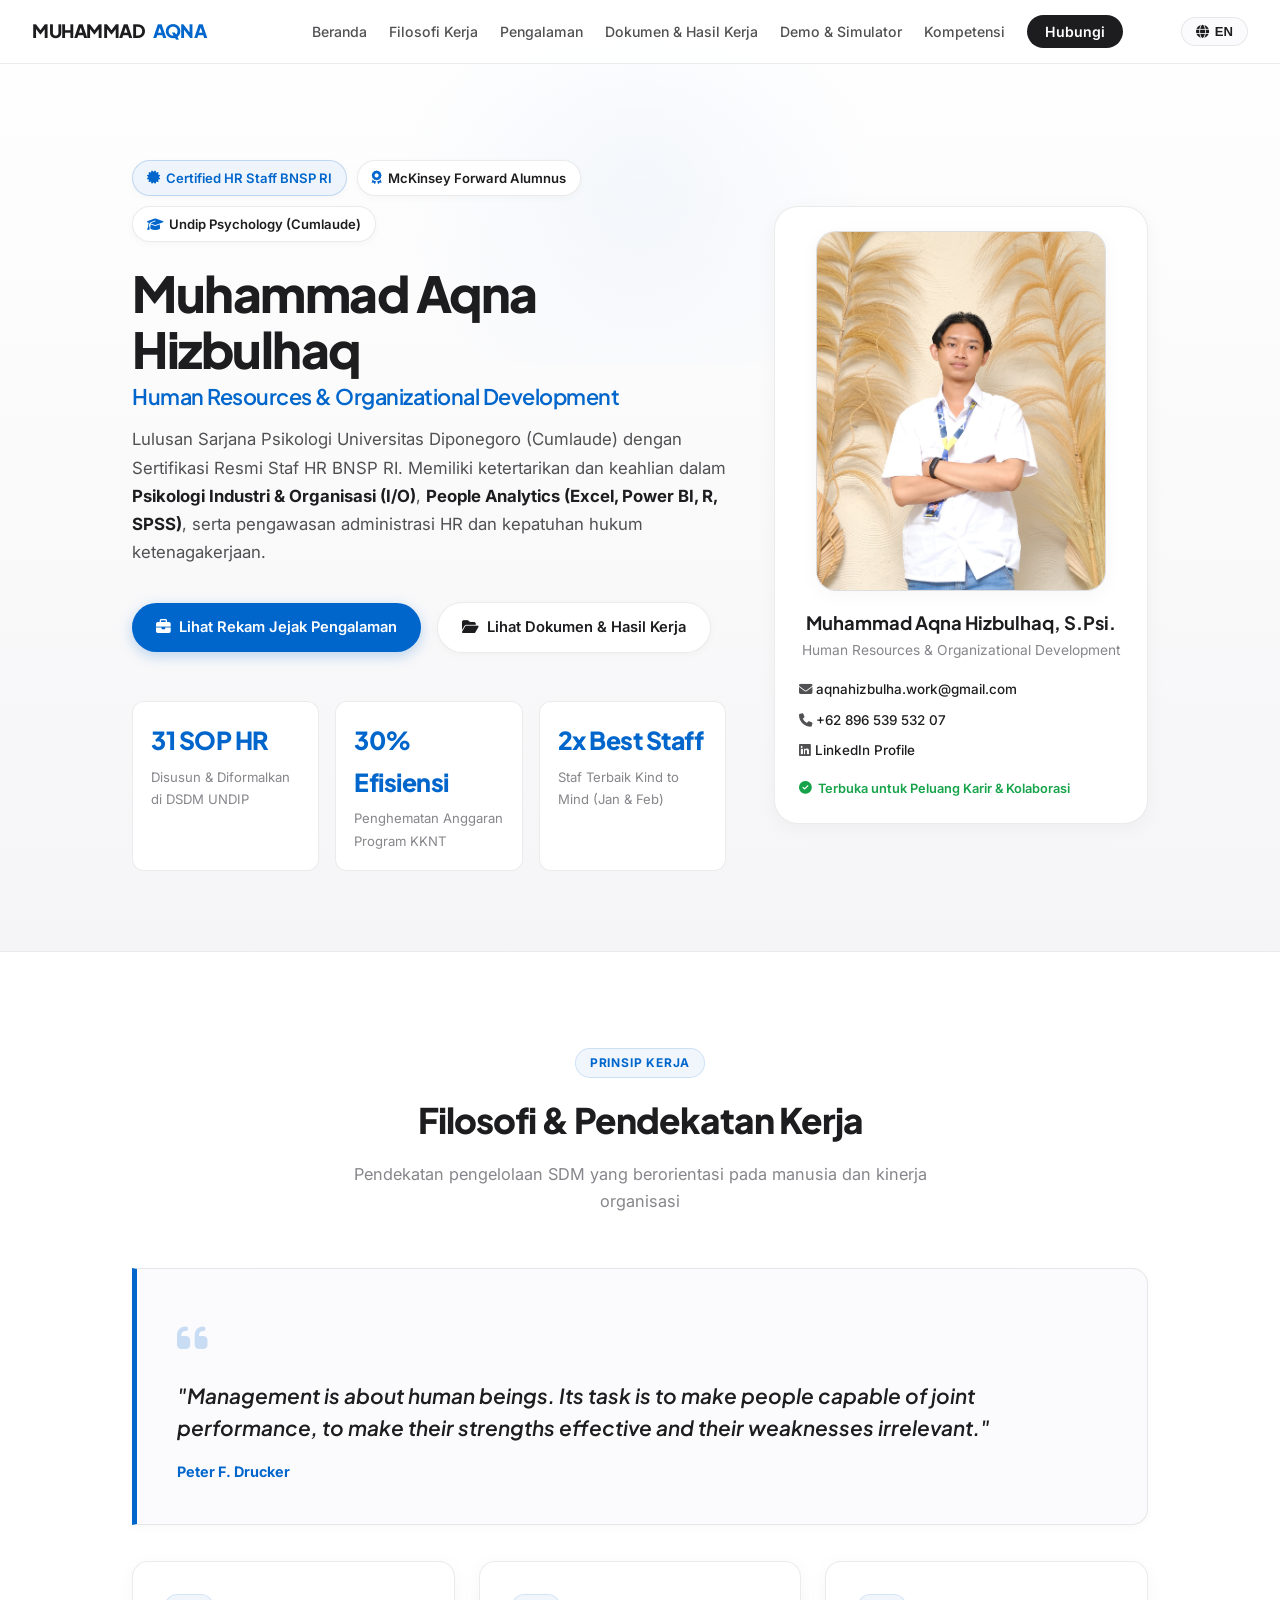
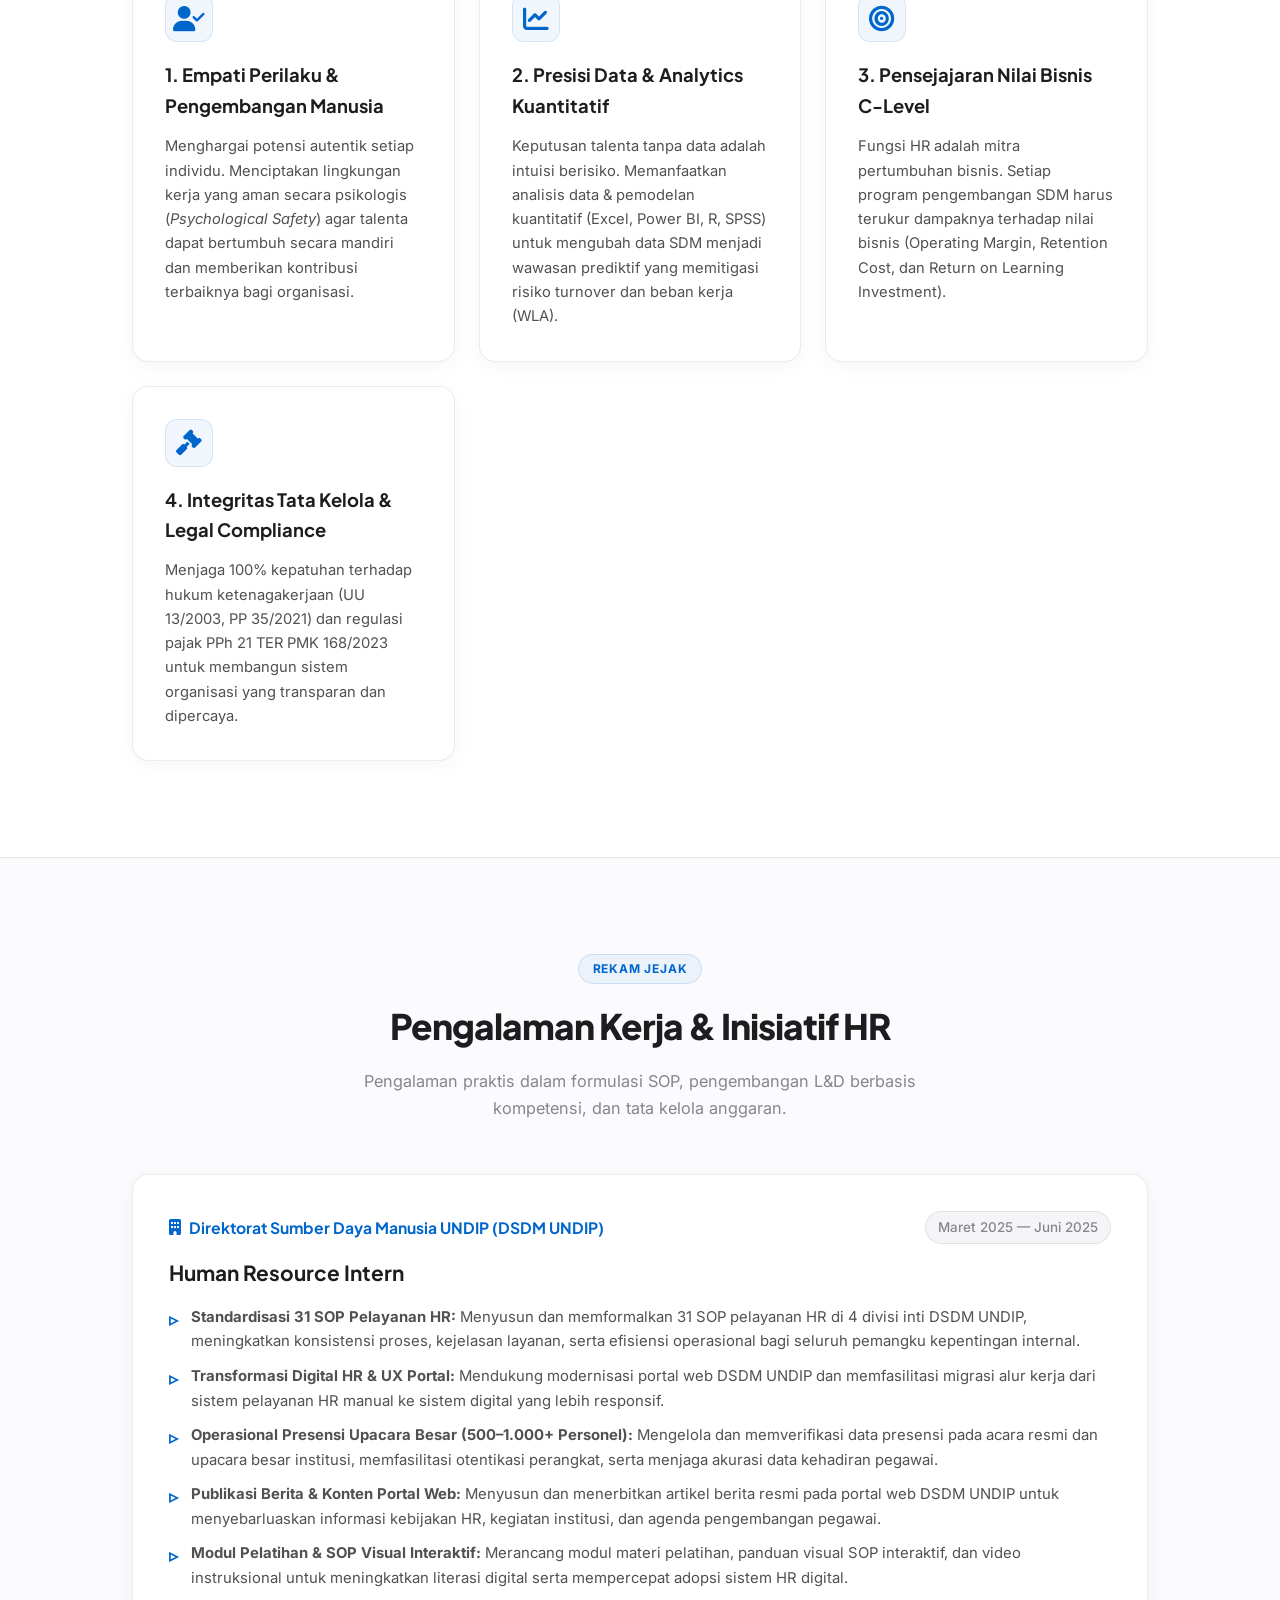
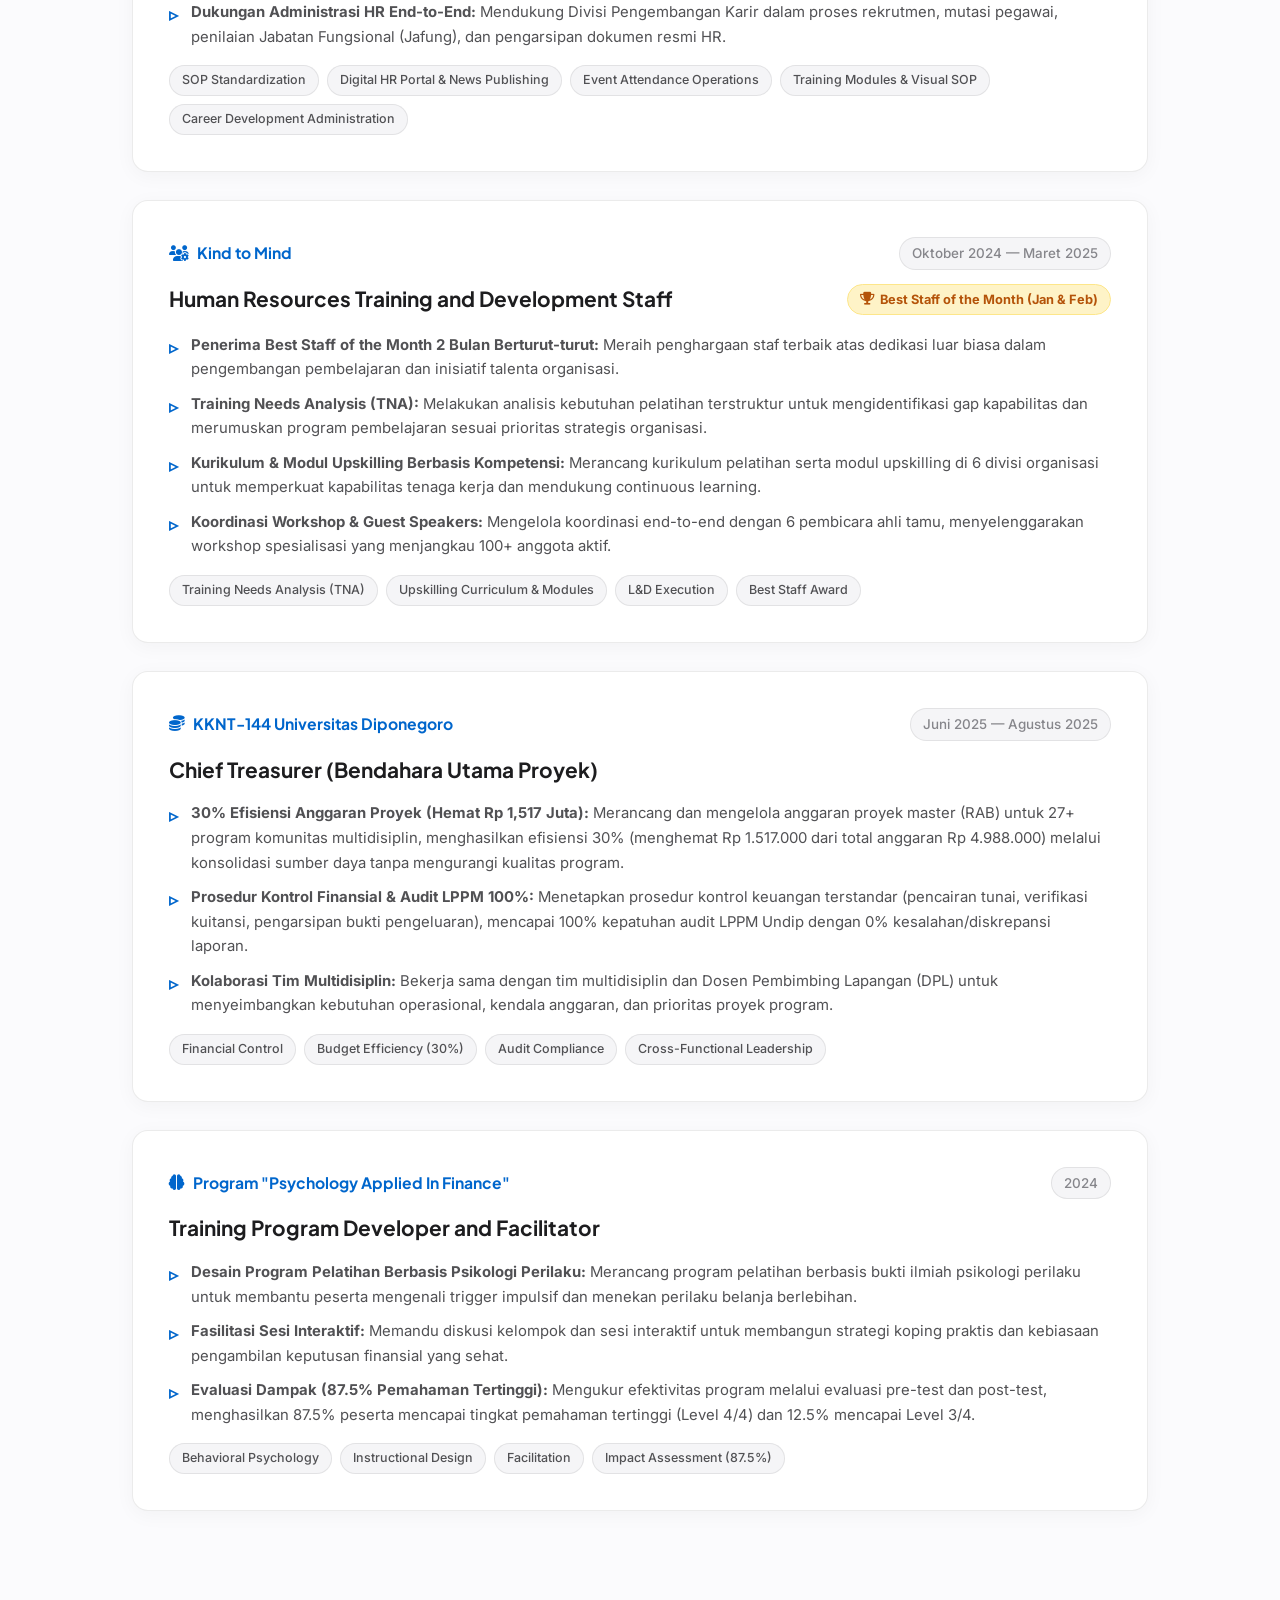
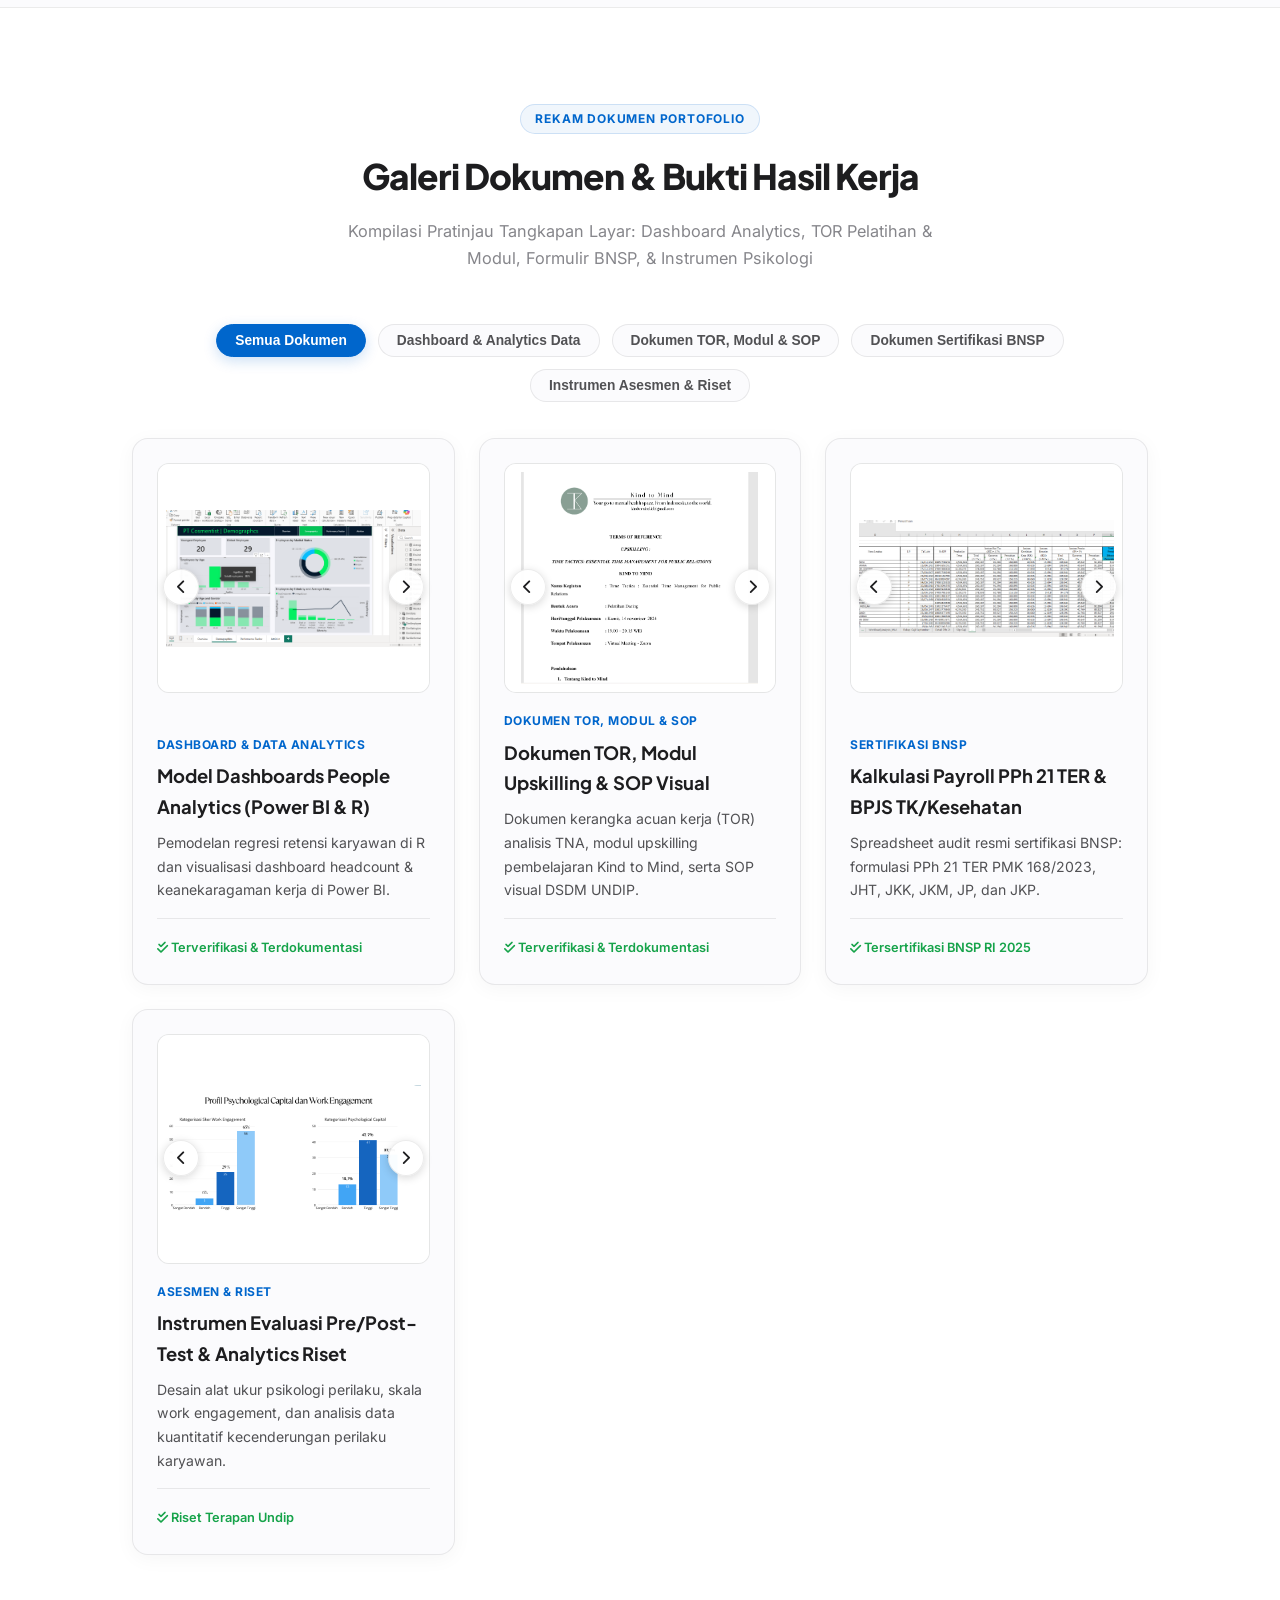
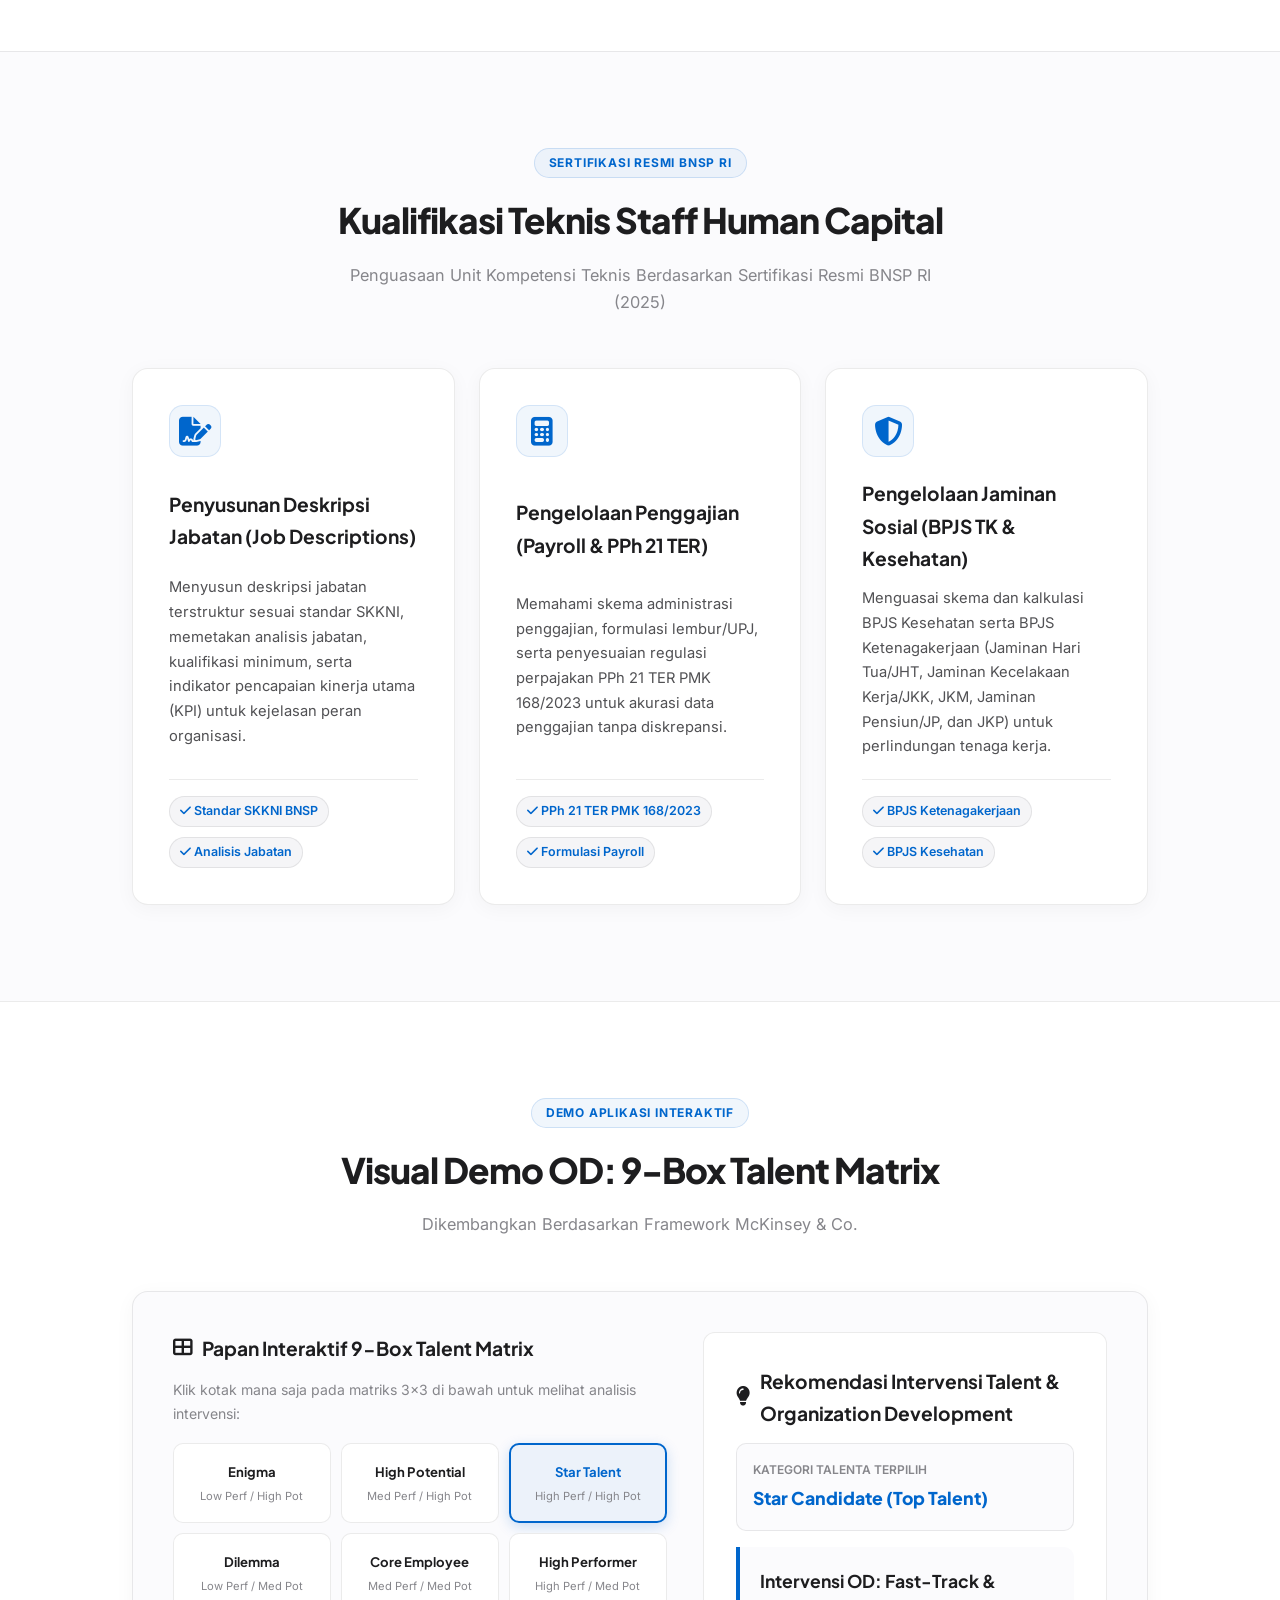
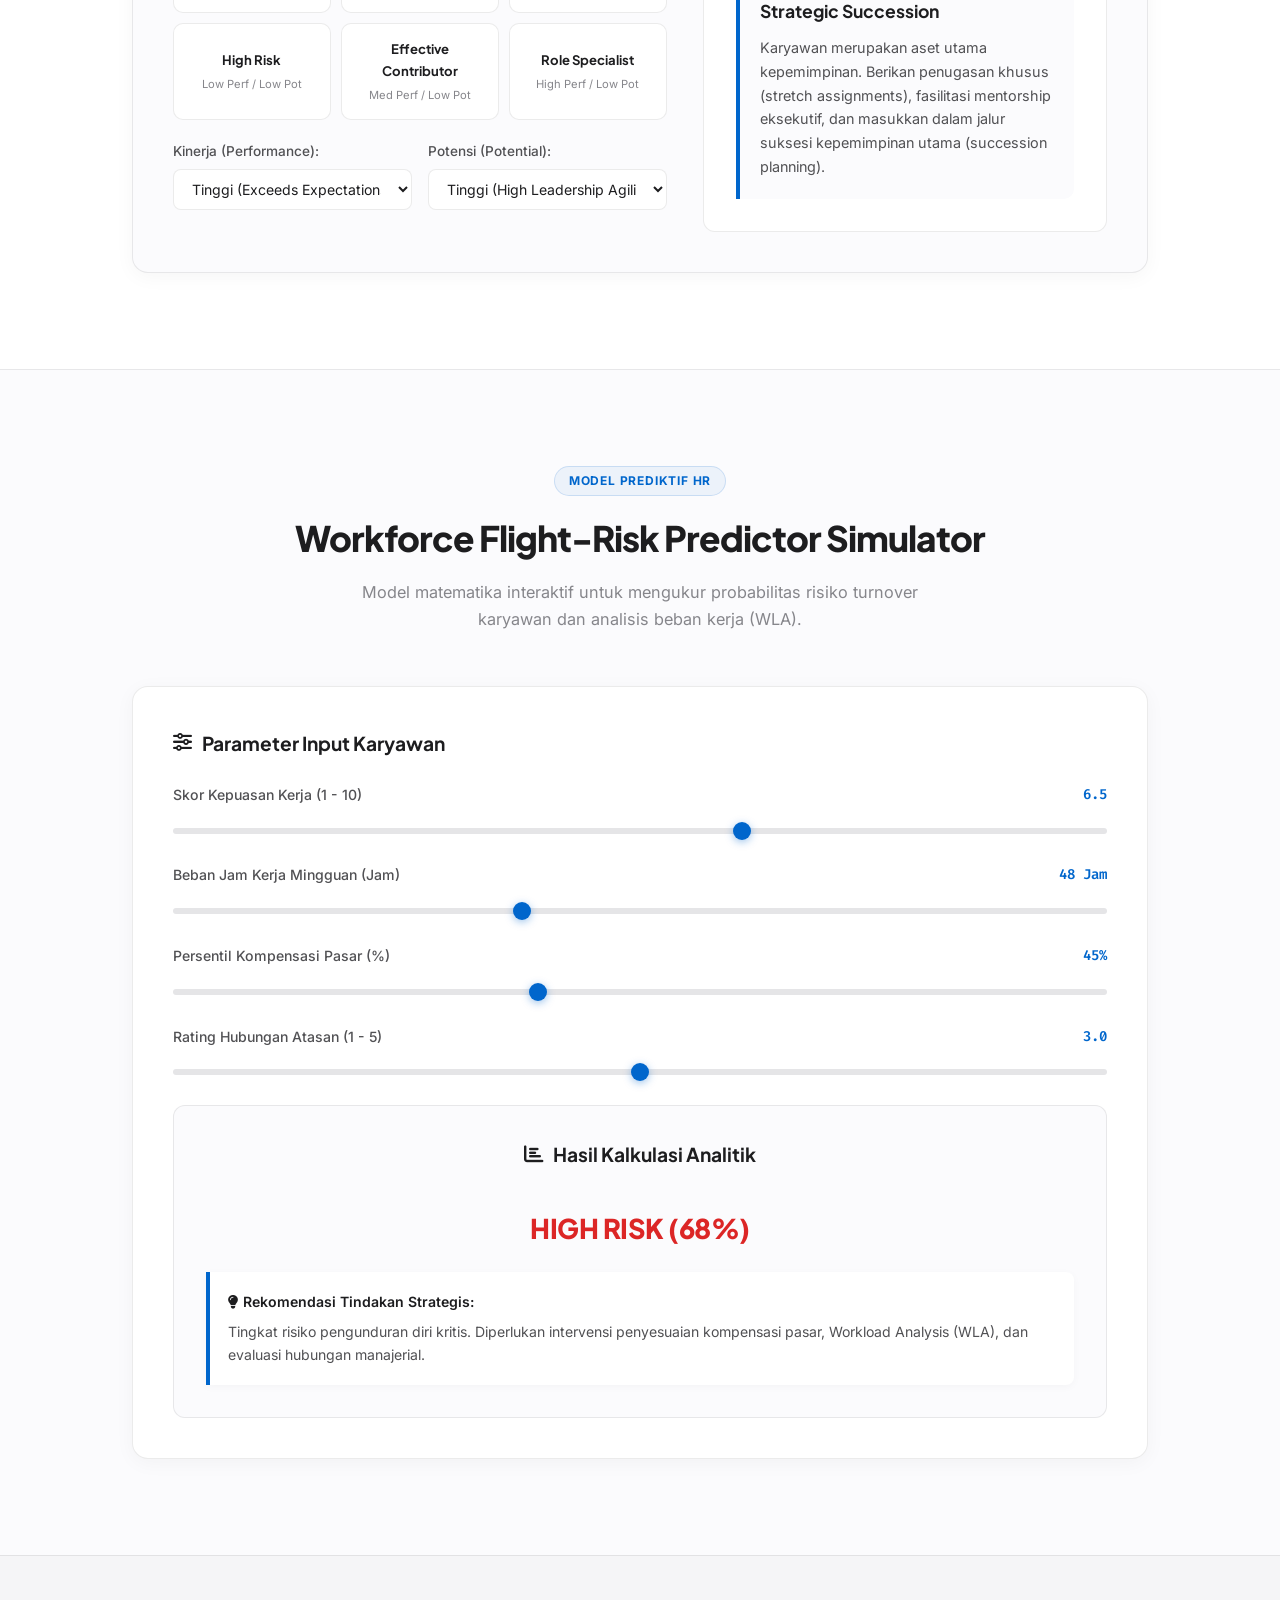
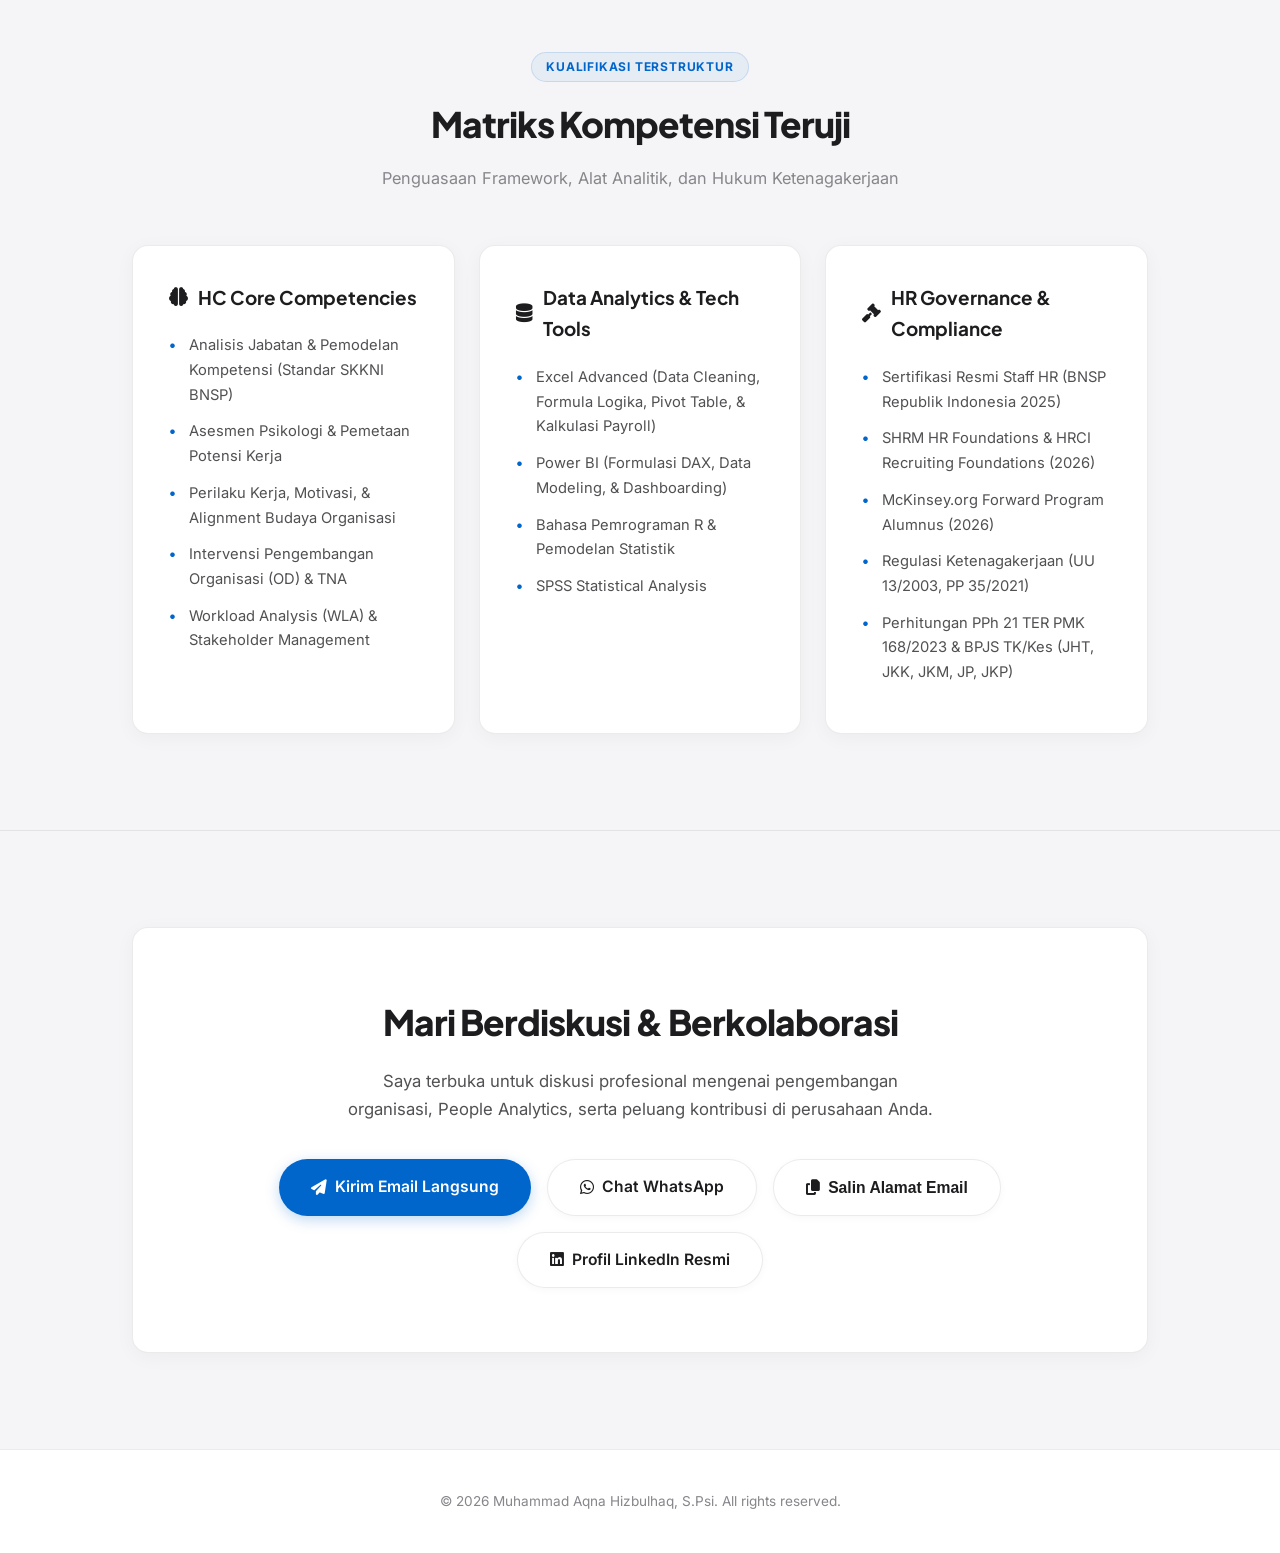
<file: index.html>
<!DOCTYPE html>
<html lang="id">
<head>
    <meta charset="UTF-8">
    <meta name="viewport" content="width=device-width, initial-scale=1.0">
    <title>Muhammad Aqna Hizbulhaq | Portofolio</title>
    <meta name="description" content="Portofolio Resmi Muhammad Aqna Hizbulhaq, S.Psi. — Human Resources & Organizational Development, McKinsey Forward Alumnus, & BNSP HR Staff Certified.">
    
    <!-- FAVICON ICON (2D FLAT MINIMALIST FALCON SILHOUETTE - NO TEXT) -->
    <link rel="icon" type="image/svg+xml" href="favicon.svg?v=5.0">
    <link rel="apple-touch-icon" href="favicon.svg?v=5.0">
    <link rel="shortcut icon" href="favicon.svg?v=5.0">
    
    <!-- OPEN GRAPH / SOCIAL SHARE CARD META TAGS -->
    <meta property="og:type" content="website">
    <meta property="og:url" content="https://muhammadaqnahizbulhaq.github.io/">
    <meta property="og:title" content="Muhammad Aqna Hizbulhaq | Portofolio">
    <meta property="og:description" content="Portofolio Resmi Muhammad Aqna Hizbulhaq, S.Psi. — Human Resources & Organizational Development, McKinsey Forward Alumnus, & BNSP HR Staff Certified.">
    <meta property="og:image" content="https://muhammadaqnahizbulhaq.github.io/profile.jpg">

    <!-- TWITTER CARD META TAGS -->
    <meta name="twitter:card" content="summary_large_image">
    <meta name="twitter:url" content="https://muhammadaqnahizbulhaq.github.io/">
    <meta name="twitter:title" content="Muhammad Aqna Hizbulhaq | Portofolio">
    <meta name="twitter:description" content="Portofolio Resmi Muhammad Aqna Hizbulhaq, S.Psi. — Human Resources & Organizational Development, McKinsey Forward Alumnus, & BNSP HR Staff Certified.">
    <meta name="twitter:image" content="https://muhammadaqnahizbulhaq.github.io/profile.jpg">
    
    <!-- SCHEMA.ORG STRUCTURED DATA FOR GOOGLE SEARCH RANKING -->
    <script type="application/ld+json">
    {
      "@context": "https://schema.org",
      "@type": "Person",
      "name": "Muhammad Aqna Hizbulhaq",
      "alternateName": "Aqna Hizbulhaq",
      "jobTitle": "Human Resources & Organizational Development Specialist",
      "alumniOf": {
        "@type": "EducationalOrganization",
        "name": "Universitas Diponegoro"
      },
      "url": "https://muhammadaqnahizbulhaq.github.io/",
      "sameAs": [
        "https://www.linkedin.com/in/aqnahizbulhaq"
      ],
      "knowsAbout": [
        "Human Resources",
        "Organizational Development",
        "People Analytics",
        "BNSP HR Certification",
        "McKinsey Forward Program"
      ]
    }
    </script>
    <!-- Google Fonts: Plus Jakarta Sans, Inter, & Fira Code -->
    <link rel="preconnect" href="https://fonts.googleapis.com">
    <link rel="preconnect" href="https://fonts.gstatic.com" crossorigin>
    <link href="https://fonts.googleapis.com/css2?family=Fira+Code:wght@400;500;600&family=Inter:wght@300;400;500;600;700&family=Plus+Jakarta+Sans:wght@400;500;600;700;800&display=swap" rel="stylesheet">
    <!-- FontAwesome Icons -->
    <link rel="stylesheet" href="https://cdnjs.cloudflare.com/ajax/libs/font-awesome/6.4.0/css/all.min.css">
    <link rel="stylesheet" href="styles.css?v=13.0">
</head>
<body>
    <div class="scroll-progress-bar" id="scrollProgressBar"></div>

    <!-- CLEAN & MINIMALIST NAVBAR LOGO -->
    <nav class="navbar">
        <div class="nav-container">
            <a href="#" class="nav-logo">
                MUHAMMAD <span class="logo-accent">AQNA</span>
            </a>
            <ul class="nav-menu" id="navMenu">
                <li><a href="#hero" data-i18n="nav_home">Beranda</a></li>
                <li><a href="#about" data-i18n="nav_about">Filosofi Kerja</a></li>
                <li><a href="#experience" data-i18n="nav_exp">Pengalaman</a></li>
                <li><a href="#artifacts" data-i18n="nav_artifacts">Dokumen & Hasil Kerja</a></li>
                <li><a href="#od-system" data-i18n="nav_demo">Demo & Simulator</a></li>
                <li><a href="#competencies" data-i18n="nav_skills">Kompetensi</a></li>
                <li><a href="#contact" class="nav-btn" data-i18n="nav_contact">Hubungi</a></li>
            </ul>
            <div class="nav-right-actions">
                <button type="button" id="langToggleBtn" class="lang-toggle-btn" title="Switch Language / Ganti Bahasa">
                    <i class="fas fa-globe"></i> <span id="langLabel">EN</span>
                </button>
                <div class="hamburger" id="hamburgerBtn">
                    <i class="fas fa-bars"></i>
                </div>
            </div>
        </div>
    </nav>

    <!-- HERO SECTION WITH CLEAN ORIGINAL EXECUTIVE BRIEF -->
    <section id="hero" class="hero-section">
        <div class="hero-bg-glow"></div>
        <div class="container hero-container-grid">
            
            <!-- LEFT COLUMN: EXECUTIVE BRIEF -->
            <div class="hero-text-col">
                <div class="badge-container">
                    <span class="badge badge-glow" data-i18n="badge_bnsp"><i class="fas fa-certificate"></i> Certified HR Staff BNSP RI</span>
                    <span class="badge" data-i18n="badge_mckinsey"><i class="fas fa-award"></i> McKinsey Forward Alumnus</span>
                    <span class="badge" data-i18n="badge_undip"><i class="fas fa-graduation-cap"></i> Undip Psychology (Cumlaude)</span>
                </div>
                
                <h1 class="hero-title">
                    Muhammad Aqna Hizbulhaq
                    <span class="hero-subtitle-text" data-i18n="hero_subtitle">Human Resources & Organizational Development</span>
                </h1>

                <p class="hero-description" data-i18n="hero_desc">
                    Lulusan Sarjana Psikologi Universitas Diponegoro (Cumlaude) dengan Sertifikasi Resmi Staf HR BNSP RI. Memiliki ketertarikan dan keahlian dalam <strong>Psikologi Industri & Organisasi (I/O)</strong>, <strong>People Analytics (Excel, Power BI, R, SPSS)</strong>, serta pengawasan administrasi HR dan kepatuhan hukum ketenagakerjaan.
                </p>

                <div class="hero-cta-group">
                    <a href="#experience" class="btn btn-primary" data-i18n="hero_cta_exp"><i class="fas fa-briefcase"></i> Lihat Rekam Jejak Pengalaman</a>
                    <a href="#artifacts" class="btn btn-secondary" data-i18n="hero_cta_art"><i class="fas fa-folder-open"></i> Lihat Dokumen & Hasil Kerja</a>
                </div>

                <div class="hero-metrics-grid">
                    <div class="metric-card glass-panel-sm">
                        <div class="metric-value" data-i18n="metric_1_val">31 SOP HR</div>
                        <div class="metric-label" data-i18n="metric_1_lbl">Disusun & Diformalkan di DSDM UNDIP</div>
                    </div>
                    <div class="metric-card glass-panel-sm">
                        <div class="metric-value" data-i18n="metric_2_val">30% Efisiensi</div>
                        <div class="metric-label" data-i18n="metric_2_lbl">Penghematan Anggaran Program KKNT</div>
                    </div>
                    <div class="metric-card glass-panel-sm">
                        <div class="metric-value" data-i18n="metric_3_val">2x Best Staff</div>
                        <div class="metric-label" data-i18n="metric_3_lbl">Staf Terbaik Kind to Mind (Jan & Feb)</div>
                    </div>
                </div>
            </div>

            <!-- RIGHT COLUMN: ELEGANT MINIMALIST HEADSHOT PHOTO FRAME -->
            <div class="hero-photo-col text-center">
                <div class="profile-photo-card glass-panel">
                    <div class="profile-photo-frame">
                        <img src="profile.jpg" alt="Muhammad Aqna" class="profile-photo-img" onerror="this.onerror=null; this.src='profile.jpg.JPG';">
                    </div>
                    <h3 class="photo-card-name">Muhammad Aqna Hizbulhaq, S.Psi.</h3>
                    <p class="photo-card-title" data-i18n="photo_title">Human Resources & Organizational Development</p>
                    
                    <div class="photo-card-details">
                        <p><i class="fas fa-envelope"></i> <a href="mailto:aqnahizbulha.work@gmail.com">aqnahizbulha.work@gmail.com</a></p>
                        <p><i class="fas fa-phone"></i> <a href="tel:+6289653953207">+62 896 539 532 07</a></p>
                        <p><i class="fab fa-linkedin"></i> <a href="https://www.linkedin.com/in/aqnahizbulhaq" target="_blank" data-i18n="photo_linkedin">LinkedIn Profile</a></p>
                        <p class="photo-card-status" data-i18n="photo_status"><i class="fas fa-circle-check"></i> Terbuka untuk Peluang Karir & Kolaborasi</p>
                    </div>
                </div>
            </div>

        </div>
    </section>

    <!-- PHILOSOPHY SECTION WITH PETER DRUCKER QUOTE & EMPATI PERILAKU TITLE -->
    <section id="about" class="section philosophy-section">
        <div class="container">
            <div class="section-header text-center">
                <span class="pill-label" data-i18n="pill_philosophy">PRINSIP KERJA</span>
                <h2 class="section-title" data-i18n="sec_philosophy_title">Filosofi & Pendekatan Kerja</h2>
                <p class="section-subtitle" data-i18n="sec_philosophy_sub">Pendekatan pengelolaan SDM yang berorientasi pada manusia dan kinerja organisasi</p>
            </div>

            <!-- CLEAR PETER DRUCKER QUOTE BANNER -->
            <div class="manifesto-banner glass-panel">
                <div class="quote-icon"><i class="fas fa-quote-left"></i></div>
                <blockquote class="manifesto-quote">
                    "Management is about human beings. Its task is to make people capable of joint performance, to make their strengths effective and their weaknesses irrelevant."
                </blockquote>
                <div class="manifesto-author">Peter F. Drucker</div>
            </div>

            <!-- 4 CORE PHILOSOPHICAL PILLARS -->
            <div class="about-grid margin-top-36">
                <!-- PILLAR 1: EMPATI PERILAKU & PENGEMBANGAN MANUSIA -->
                <div class="about-card glass-panel">
                    <div class="card-icon"><i class="fas fa-user-check"></i></div>
                    <h3 data-i18n="pillar_1_title">1. Empati Perilaku & Pengembangan Manusia</h3>
                    <p data-i18n="pillar_1_desc">Menghargai potensi autentik setiap individu. Menciptakan lingkungan kerja yang aman secara psikologis (<em>Psychological Safety</em>) agar talenta dapat bertumbuh secara mandiri dan memberikan kontribusi terbaiknya bagi organisasi.</p>
                </div>

                <!-- PILLAR 2: DATA-DRIVEN PRECISION -->
                <div class="about-card glass-panel">
                    <div class="card-icon"><i class="fas fa-chart-line"></i></div>
                    <h3 data-i18n="pillar_2_title">2. Presisi Data & Analytics Kuantitatif</h3>
                    <p data-i18n="pillar_2_desc">Keputusan talenta tanpa data adalah intuisi berisiko. Memanfaatkan analisis data & pemodelan kuantitatif (Excel, Power BI, R, SPSS) untuk mengubah data SDM menjadi wawasan prediktif yang memitigasi risiko turnover dan beban kerja (WLA).</p>
                </div>

                <!-- PILLAR 3: C-LEVEL FINANCIAL ALIGNMENT -->
                <div class="about-card glass-panel">
                    <div class="card-icon"><i class="fas fa-bullseye"></i></div>
                    <h3 data-i18n="pillar_3_title">3. Pensejajaran Nilai Bisnis C-Level</h3>
                    <p data-i18n="pillar_3_desc">Fungsi HR adalah mitra pertumbuhan bisnis. Setiap program pengembangan SDM harus terukur dampaknya terhadap nilai bisnis (Operating Margin, Retention Cost, dan Return on Learning Investment).</p>
                </div>

                <!-- PILLAR 4: GOVERNANCE & LEGAL COMPLIANCE -->
                <div class="about-card glass-panel">
                    <div class="card-icon"><i class="fas fa-gavel"></i></div>
                    <h3 data-i18n="pillar_4_title">4. Integritas Tata Kelola & Legal Compliance</h3>
                    <p data-i18n="pillar_4_desc">Menjaga 100% kepatuhan terhadap hukum ketenagakerjaan (UU 13/2003, PP 35/2021) dan regulasi pajak PPh 21 TER PMK 168/2023 untuk membangun sistem organisasi yang transparan dan dipercaya.</p>
                </div>
            </div>
        </div>
    </section>

    <!-- ACCURATE & REFINED PROFESSIONAL EXPERIENCE TIMELINE -->
    <section id="experience" class="section experience-section">
        <div class="container">
            <div class="section-header text-center">
                <span class="pill-label" data-i18n="pill_exp">REKAM JEJAK</span>
                <h2 class="section-title" data-i18n="sec_exp_title">Pengalaman Kerja & Inisiatif HR</h2>
                <p class="section-subtitle" data-i18n="sec_exp_sub">Pengalaman praktis dalam formulasi SOP, pengembangan L&D berbasis kompetensi, dan tata kelola anggaran.</p>
            </div>

            <div class="timeline">
                <!-- EXPERIENCE ITEM 1: DSDM UNDIP -->
                <div class="timeline-card glass-panel">
                    <div class="timeline-header">
                        <div class="company-badge" data-i18n="exp_1_company"><i class="fas fa-building"></i> Direktorat Sumber Daya Manusia UNDIP (DSDM UNDIP)</div>
                        <span class="timeline-date" data-i18n="exp_1_date">Maret 2025 — Juni 2025</span>
                    </div>
                    <h3 class="role-title" data-i18n="exp_1_role">Human Resource Intern</h3>
                    <ul class="experience-bullets">
                        <li data-i18n="exp_1_b1"><strong>Standardisasi 31 SOP Pelayanan HR:</strong> Menyusun dan memformalkan 31 SOP pelayanan HR di 4 divisi inti DSDM UNDIP, meningkatkan konsistensi proses, kejelasan layanan, serta efisiensi operasional bagi seluruh pemangku kepentingan internal.</li>
                        <li data-i18n="exp_1_b2"><strong>Transformasi Digital HR & UX Portal:</strong> Mendukung modernisasi portal web DSDM UNDIP dan memfasilitasi migrasi alur kerja dari sistem pelayanan HR manual ke sistem digital yang lebih responsif.</li>
                        <li data-i18n="exp_1_b3"><strong>Operasional Presensi Upacara Besar (500–1.000+ Personel):</strong> Mengelola dan memverifikasi data presensi pada acara resmi dan upacara besar institusi, memfasilitasi otentikasi perangkat, serta menjaga akurasi data kehadiran pegawai.</li>
                        <li data-i18n="exp_1_b4"><strong>Publikasi Berita & Konten Portal Web:</strong> Menyusun dan menerbitkan artikel berita resmi pada portal web DSDM UNDIP untuk menyebarluaskan informasi kebijakan HR, kegiatan institusi, dan agenda pengembangan pegawai.</li>
                        <li data-i18n="exp_1_b5"><strong>Modul Pelatihan & SOP Visual Interaktif:</strong> Merancang modul materi pelatihan, panduan visual SOP interaktif, dan video instruksional untuk meningkatkan literasi digital serta mempercepat adopsi sistem HR digital.</li>
                        <li data-i18n="exp_1_b6"><strong>Dukungan Administrasi HR End-to-End:</strong> Mendukung Divisi Pengembangan Karir dalam proses rekrutmen, mutasi pegawai, penilaian Jabatan Fungsional (Jafung), dan pengarsipan dokumen resmi HR.</li>
                    </ul>
                    <div class="card-tags">
                        <span class="tag">SOP Standardization</span>
                        <span class="tag">Digital HR Portal & News Publishing</span>
                        <span class="tag">Event Attendance Operations</span>
                        <span class="tag">Training Modules & Visual SOP</span>
                        <span class="tag">Career Development Administration</span>
                    </div>
                </div>

                <!-- EXPERIENCE ITEM 2: KIND TO MIND WITH MODUL UPSKILLING -->
                <div class="timeline-card glass-panel">
                    <div class="timeline-header">
                        <div class="company-badge" data-i18n="exp_2_company"><i class="fas fa-users-cog"></i> Kind to Mind</div>
                        <span class="timeline-date" data-i18n="exp_2_date">Oktober 2024 — Maret 2025</span>
                    </div>
                    <div class="role-title-row">
                        <h3 class="role-title" data-i18n="exp_2_role">Human Resources Training and Development Staff</h3>
                        <span class="award-badge" data-i18n="exp_2_award"><i class="fas fa-trophy"></i> Best Staff of the Month (Jan & Feb)</span>
                    </div>
                    <ul class="experience-bullets">
                        <li data-i18n="exp_2_b1"><strong>Penerima Best Staff of the Month 2 Bulan Berturut-turut:</strong> Meraih penghargaan staf terbaik atas dedikasi luar biasa dalam pengembangan pembelajaran dan inisiatif talenta organisasi.</li>
                        <li data-i18n="exp_2_b2"><strong>Training Needs Analysis (TNA):</strong> Melakukan analisis kebutuhan pelatihan terstruktur untuk mengidentifikasi gap kapabilitas dan merumuskan program pembelajaran sesuai prioritas strategis organisasi.</li>
                        <li data-i18n="exp_2_b3"><strong>Kurikulum & Modul Upskilling Berbasis Kompetensi:</strong> Merancang kurikulum pelatihan serta modul upskilling di 6 divisi organisasi untuk memperkuat kapabilitas tenaga kerja dan mendukung continuous learning.</li>
                        <li data-i18n="exp_2_b4"><strong>Koordinasi Workshop & Guest Speakers:</strong> Mengelola koordinasi end-to-end dengan 6 pembicara ahli tamu, menyelenggarakan workshop spesialisasi yang menjangkau 100+ anggota aktif.</li>
                    </ul>
                    <div class="card-tags">
                        <span class="tag">Training Needs Analysis (TNA)</span>
                        <span class="tag">Upskilling Curriculum & Modules</span>
                        <span class="tag">L&D Execution</span>
                        <span class="tag">Best Staff Award</span>
                    </div>
                </div>

                <!-- EXPERIENCE ITEM 3: KKNT-144 UNDIP -->
                <div class="timeline-card glass-panel">
                    <div class="timeline-header">
                        <div class="company-badge" data-i18n="exp_3_company"><i class="fas fa-coins"></i> KKNT-144 Universitas Diponegoro</div>
                        <span class="timeline-date" data-i18n="exp_3_date">Juni 2025 — Agustus 2025</span>
                    </div>
                    <h3 class="role-title" data-i18n="exp_3_role">Chief Treasurer (Bendahara Utama Proyek)</h3>
                    <ul class="experience-bullets">
                        <li data-i18n="exp_3_b1"><strong>30% Efisiensi Anggaran Proyek (Hemat Rp 1,517 Juta):</strong> Merancang dan mengelola anggaran proyek master (RAB) untuk 27+ program komunitas multidisiplin, menghasilkan efisiensi 30% (menghemat Rp 1.517.000 dari total anggaran Rp 4.988.000) melalui konsolidasi sumber daya tanpa mengurangi kualitas program.</li>
                        <li data-i18n="exp_3_b2"><strong>Prosedur Kontrol Finansial & Audit LPPM 100%:</strong> Menetapkan prosedur kontrol keuangan terstandar (pencairan tunai, verifikasi kuitansi, pengarsipan bukti pengeluaran), mencapai 100% kepatuhan audit LPPM Undip dengan 0% kesalahan/diskrepansi laporan.</li>
                        <li data-i18n="exp_3_b3"><strong>Kolaborasi Tim Multidisiplin:</strong> Bekerja sama dengan tim multidisiplin dan Dosen Pembimbing Lapangan (DPL) untuk menyeimbangkan kebutuhan operasional, kendala anggaran, dan prioritas proyek program.</li>
                    </ul>
                    <div class="card-tags">
                        <span class="tag">Financial Control</span>
                        <span class="tag">Budget Efficiency (30%)</span>
                        <span class="tag">Audit Compliance</span>
                        <span class="tag">Cross-Functional Leadership</span>
                    </div>
                </div>

                <!-- EXPERIENCE ITEM 4: PSYCHOLOGY APPLIED IN FINANCE -->
                <div class="timeline-card glass-panel">
                    <div class="timeline-header">
                        <div class="company-badge" data-i18n="exp_4_company"><i class="fas fa-brain"></i> Program "Psychology Applied In Finance"</div>
                        <span class="timeline-date" data-i18n="exp_4_date">2024</span>
                    </div>
                    <h3 class="role-title" data-i18n="exp_4_role">Training Program Developer and Facilitator</h3>
                    <ul class="experience-bullets">
                        <li data-i18n="exp_4_b1"><strong>Desain Program Pelatihan Berbasis Psikologi Perilaku:</strong> Merancang program pelatihan berbasis bukti ilmiah psikologi perilaku untuk membantu peserta mengenali trigger impulsif dan menekan perilaku belanja berlebihan.</li>
                        <li data-i18n="exp_4_b2"><strong>Fasilitasi Sesi Interaktif:</strong> Memandu diskusi kelompok dan sesi interaktif untuk membangun strategi koping praktis dan kebiasaan pengambilan keputusan finansial yang sehat.</li>
                        <li data-i18n="exp_4_b3"><strong>Evaluasi Dampak (87.5% Pemahaman Tertinggi):</strong> Mengukur efektivitas program melalui evaluasi pre-test dan post-test, menghasilkan 87.5% peserta mencapai tingkat pemahaman tertinggi (Level 4/4) dan 12.5% mencapai Level 3/4.</li>
                    </ul>
                    <div class="card-tags">
                        <span class="tag">Behavioral Psychology</span>
                        <span class="tag">Instructional Design</span>
                        <span class="tag">Facilitation</span>
                        <span class="tag">Impact Assessment (87.5%)</span>
                    </div>
                </div>
            </div>
        </div>
    </section>

    <!-- RENAMED & ACCESSIBLE: GALERI DOKUMEN & BUKTI HASIL KERJA WITH EXACT UPLOADED IMAGES -->
    <section id="artifacts" class="section artifacts-section">
        <div class="container">
            <div class="section-header text-center">
                <span class="pill-label" data-i18n="pill_art">REKAM DOKUMEN PORTOFOLIO</span>
                <h2 class="section-title" data-i18n="sec_art_title">Galeri Dokumen & Bukti Hasil Kerja</h2>
                <p class="section-subtitle" data-i18n="sec_art_sub">Kompilasi Pratinjau Tangkapan Layar: Dashboard Analytics, TOR Pelatihan & Modul, Formulir BNSP, & Instrumen Psikologi</p>
            </div>

            <!-- ARTIFACT CATEGORY FILTER TABS -->
            <div class="artifact-tabs text-center">
                <button type="button" class="artifact-tab-btn active" data-target="all" data-i18n="tab_all">Semua Dokumen</button>
                <button type="button" class="artifact-tab-btn" data-target="analytics" data-i18n="tab_analytics">Dashboard & Analytics Data</button>
                <button type="button" class="artifact-tab-btn" data-target="governance" data-i18n="tab_governance">Dokumen TOR, Modul & SOP</button>
                <button type="button" class="artifact-tab-btn" data-target="bnsp" data-i18n="tab_bnsp">Dokumen Sertifikasi BNSP</button>
                <button type="button" class="artifact-tab-btn" data-target="psychology" data-i18n="tab_psychology">Instrumen Asesmen & Riset</button>
            </div>        

            <div class="artifacts-grid">
                <!-- ARTIFACT ITEM 1: POWER BI / R ANALYTICS -->
                <div class="artifact-card glass-panel" data-category="analytics">
                    <div class="artifact-carousel" id="carousel-1">
                        <button type="button" class="carousel-nav carousel-prev" data-carousel="carousel-1"><i class="fas fa-chevron-left"></i></button>
                        <div class="artifact-preview-frame">
                            <div class="carousel-slide active-slide">
                                <img src="artifacts/powerbi-1.png" alt="Power BI Workforce Dashboard">
                            </div>
                            <div class="carousel-slide">
                                <img src="artifacts/r-analytics.jpeg" alt="R Turnover Regression Plot">
                            </div>
                        </div>
                        <button type="button" class="carousel-nav carousel-next" data-carousel="carousel-1"><i class="fas fa-chevron-right"></i></button>
                    </div>
                    <div class="artifact-body">
                        <span class="artifact-tag" data-i18n="art_1_tag">Dashboard & Data Analytics</span>
                        <h3 data-i18n="art_1_title">Model Dashboards People Analytics (Power BI & R)</h3>
                        <p data-i18n="art_1_desc">Pemodelan regresi retensi karyawan di R dan visualisasi dashboard headcount & keanekaragaman kerja di Power BI.</p>
                        <div class="artifact-actions">
                            <span class="artifact-status" data-i18n="art_1_status"><i class="fas fa-check-double"></i> Terverifikasi & Terdokumentasi</span>
                        </div>
                    </div>
                </div>

                <!-- ARTIFACT ITEM 2: TOR, MODUL UPSKILLING & SOP VISUAL -->
                <div class="artifact-card glass-panel" data-category="governance">
                    <div class="artifact-carousel" id="carousel-2">
                        <button type="button" class="carousel-nav carousel-prev" data-carousel="carousel-2"><i class="fas fa-chevron-left"></i></button>
                        <div class="artifact-preview-frame">
                            <div class="carousel-slide active-slide">
                                <img src="artifacts/tor-1.png" alt="Dokumen TOR Pelatihan">
                            </div>
                            <div class="carousel-slide">
                                <img src="artifacts/modul-1.png" alt="Modul Upskilling Pembelajaran">
                            </div>
                            <div class="carousel-slide">
                                <img src="artifacts/sop-1.jpeg" alt="Panduan SOP Visual DSDM UNDIP">
                            </div>
                        </div>
                        <button type="button" class="carousel-nav carousel-next" data-carousel="carousel-2"><i class="fas fa-chevron-right"></i></button>
                    </div>
                    <div class="artifact-body">
                        <span class="artifact-tag" data-i18n="art_2_tag">Dokumen TOR, Modul & SOP</span>
                        <h3 data-i18n="art_2_title">Dokumen TOR, Modul Upskilling & SOP Visual</h3>
                        <p data-i18n="art_2_desc">Dokumen kerangka acuan kerja (TOR) analisis TNA, modul upskilling pembelajaran Kind to Mind, serta SOP visual DSDM UNDIP.</p>
                        <div class="artifact-actions">
                            <span class="artifact-status" data-i18n="art_2_status"><i class="fas fa-check-double"></i> Terverifikasi & Terdokumentasi</span>
                        </div>
                    </div>
                </div>

                <!-- ARTIFACT ITEM 3: BNSP PAYROLL & BPJS SPREADSHEET -->
                <div class="artifact-card glass-panel" data-category="bnsp">
                    <div class="artifact-carousel" id="carousel-3">
                        <button type="button" class="carousel-nav carousel-prev" data-carousel="carousel-3"><i class="fas fa-chevron-left"></i></button>
                        <div class="artifact-preview-frame">
                            <div class="carousel-slide active-slide">
                                <img src="artifacts/payroll-1.png" alt="Formulasi Payroll & Gaji">
                            </div>
                            <div class="carousel-slide">
                                <img src="artifacts/pph-1.png" alt="Spreadsheet PPh 21 TER PMK 168/2023">
                            </div>
                        </div>
                        <button type="button" class="carousel-nav carousel-next" data-carousel="carousel-3"><i class="fas fa-chevron-right"></i></button>
                    </div>
                    <div class="artifact-body">
                        <span class="artifact-tag" data-i18n="art_3_tag">Sertifikasi BNSP</span>
                        <h3 data-i18n="art_3_title">Kalkulasi Payroll PPh 21 TER & BPJS TK/Kesehatan</h3>
                        <p data-i18n="art_3_desc">Spreadsheet audit resmi sertifikasi BNSP: formulasi PPh 21 TER PMK 168/2023, JHT, JKK, JKM, JP, dan JKP.</p>
                        <div class="artifact-actions">
                            <span class="artifact-status" data-i18n="art_3_status"><i class="fas fa-check-double"></i> Tersertifikasi BNSP RI 2025</span>
                        </div>
                    </div>
                </div>

                <!-- ARTIFACT ITEM 4: PSYCHOLOGY RESEARCH & ASSESSMENT -->
                <div class="artifact-card glass-panel" data-category="psychology">
                    <div class="artifact-carousel" id="carousel-4">
                        <button type="button" class="carousel-nav carousel-prev" data-carousel="carousel-4"><i class="fas fa-chevron-left"></i></button>
                        <div class="artifact-preview-frame">
                            <div class="carousel-slide active-slide">
                                <img src="artifacts/asesmen-1.png" alt="Instrumen Pre/Post Test Asesmen">
                            </div>
                            <div class="carousel-slide">
                                <img src="artifacts/skala-work-engagement.png" alt="Skala Work Engagement & Analytics Riset">
                            </div>
                        </div>
                        <button type="button" class="carousel-nav carousel-next" data-carousel="carousel-4"><i class="fas fa-chevron-right"></i></button>
                    </div>
                    <div class="artifact-body">
                        <span class="artifact-tag" data-i18n="art_4_tag">Asesmen & Riset</span>
                        <h3 data-i18n="art_4_title">Instrumen Evaluasi Pre/Post-Test & Analytics Riset</h3>
                        <p data-i18n="art_4_desc">Desain alat ukur psikologi perilaku, skala work engagement, dan analisis data kuantitatif kecenderungan perilaku karyawan.</p>
                        <div class="artifact-actions">
                            <span class="artifact-status" data-i18n="art_4_status"><i class="fas fa-check-double"></i> Riset Terapan Undip</span>
                        </div>
                    </div>
                </div>

            </div>
        </div>
    </section>

    <!-- AQNA'S OWN BNSP TECHNICAL COMPETENCY VAULT -->
    <section id="bnsp-vault" class="section frameworks-section">
        <div class="container">
            <div class="section-header text-center">
                <span class="pill-label" data-i18n="pill_bnsp_vault">SERTIFIKASI RESMI BNSP RI</span>
                <h2 class="section-title" data-i18n="sec_bnsp_vault_title">Kualifikasi Teknis Staff Human Capital</h2>
                <p class="section-subtitle" data-i18n="sec_bnsp_vault_sub">Penguasaan Unit Kompetensi Teknis Berdasarkan Sertifikasi Resmi BNSP RI (2025)</p>
            </div>

            <div class="frameworks-grid">
                <!-- BNSP UNIT 1 -->
                <div class="framework-card glass-panel">
                    <div class="framework-icon"><i class="fas fa-file-signature"></i></div>
                    <h3 data-i18n="bnsp_card_1_title">Penyusunan Deskripsi Jabatan (Job Descriptions)</h3>
                    <p data-i18n="bnsp_card_1_desc">Menyusun deskripsi jabatan terstruktur sesuai standar SKKNI, memetakan analisis jabatan, kualifikasi minimum, serta indikator pencapaian kinerja utama (KPI) untuk kejelasan peran organisasi.</p>
                    <div class="framework-highlights">
                        <span data-i18n="bnsp_card_1_h1"><i class="fas fa-check"></i> Standar SKKNI BNSP</span>
                        <span data-i18n="bnsp_card_1_h2"><i class="fas fa-check"></i> Analisis Jabatan</span>
                    </div>
                </div>

                <!-- BNSP UNIT 2 -->
                <div class="framework-card glass-panel">
                    <div class="framework-icon"><i class="fas fa-calculator"></i></div>
                    <h3 data-i18n="bnsp_card_2_title">Pengelolaan Penggajian (Payroll & PPh 21 TER)</h3>
                    <p data-i18n="bnsp_card_2_desc">Memahami skema administrasi penggajian, formulasi lembur/UPJ, serta penyesuaian regulasi perpajakan PPh 21 TER PMK 168/2023 untuk akurasi data penggajian tanpa diskrepansi.</p>
                    <div class="framework-highlights">
                        <span data-i18n="bnsp_card_2_h1"><i class="fas fa-check"></i> PPh 21 TER PMK 168/2023</span>
                        <span data-i18n="bnsp_card_2_h2"><i class="fas fa-check"></i> Formulasi Payroll</span>
                    </div>
                </div>

                <!-- BNSP UNIT 3 -->
                <div class="framework-card glass-panel">
                    <div class="framework-icon"><i class="fas fa-shield-alt"></i></div>
                    <h3 data-i18n="bnsp_card_3_title">Pengelolaan Jaminan Sosial (BPJS TK & Kesehatan)</h3>
                    <p data-i18n="bnsp_card_3_desc">Menguasai skema dan kalkulasi BPJS Kesehatan serta BPJS Ketenagakerjaan (Jaminan Hari Tua/JHT, Jaminan Kecelakaan Kerja/JKK, JKM, Jaminan Pensiun/JP, dan JKP) untuk perlindungan tenaga kerja.</p>
                    <div class="framework-highlights">
                        <span data-i18n="bnsp_card_3_h1"><i class="fas fa-check"></i> BPJS Ketenagakerjaan</span>
                        <span data-i18n="bnsp_card_3_h2"><i class="fas fa-check"></i> BPJS Kesehatan</span>
                    </div>
                </div>
            </div>
        </div>
    </section>

    <!-- UPGRADED VISUAL 3x3 INTERACTIVE OD SYSTEM DEMO WITH ACADEMIC CITATION -->
    <section id="od-system" class="section od-section">
        <div class="container">
            <div class="section-header text-center">
                <span class="pill-label" data-i18n="pill_od">DEMO APLIKASI INTERAKTIF</span>
                <h2 class="section-title" data-i18n="sec_od_title">Visual Demo OD: 9-Box Talent Matrix</h2>
                <p class="section-subtitle" data-i18n="sec_od_sub">Dikembangkan Berdasarkan Framework McKinsey & Co.</p>
            </div>

            <div class="od-wrapper glass-panel">
                <div class="od-controls">
                    <h3><i class="fas fa-th-large"></i> Papan Interaktif 9-Box Talent Matrix</h3>
                    <p class="od-instruction">Klik kotak mana saja pada matriks 3x3 di bawah untuk melihat analisis intervensi:</p>
                    
                    <div class="grid-9box-board" id="grid9BoxBoard">
                        <!-- Row 1: High Potential -->
                        <div class="grid-9box-cell" data-perf="low" data-pot="high" id="cell-low-high">
                            <span class="cell-tag">Enigma</span>
                            <span class="cell-label">Low Perf / High Pot</span>
                        </div>
                        <div class="grid-9box-cell" data-perf="medium" data-pot="high" id="cell-medium-high">
                            <span class="cell-tag">High Potential</span>
                            <span class="cell-label">Med Perf / High Pot</span>
                        </div>
                        <div class="grid-9box-cell active-cell" data-perf="high" data-pot="high" id="cell-high-high">
                            <span class="cell-tag">Star Talent</span>
                            <span class="cell-label">High Perf / High Pot</span>
                        </div>

                        <!-- Row 2: Medium Potential -->
                        <div class="grid-9box-cell" data-perf="low" data-pot="medium" id="cell-low-medium">
                            <span class="cell-tag">Dilemma</span>
                            <span class="cell-label">Low Perf / Med Pot</span>
                        </div>
                        <div class="grid-9box-cell" data-perf="medium" data-pot="medium" id="cell-medium-medium">
                            <span class="cell-tag">Core Employee</span>
                            <span class="cell-label">Med Perf / Med Pot</span>
                        </div>
                        <div class="grid-9box-cell" data-perf="high" data-pot="medium" id="cell-high-medium">
                            <span class="cell-tag">High Performer</span>
                            <span class="cell-label">High Perf / Med Pot</span>
                        </div>

                        <!-- Row 3: Low Potential -->
                        <div class="grid-9box-cell" data-perf="low" data-pot="low" id="cell-low-low">
                            <span class="cell-tag">High Risk</span>
                            <span class="cell-label">Low Perf / Low Pot</span>
                        </div>
                        <div class="grid-9box-cell" data-perf="medium" data-pot="low" id="cell-medium-low">
                            <span class="cell-tag">Effective Contributor</span>
                            <span class="cell-label">Med Perf / Low Pot</span>
                        </div>
                        <div class="grid-9box-cell" data-perf="high" data-pot="low" id="cell-high-low">
                            <span class="cell-tag">Role Specialist</span>
                            <span class="cell-label">High Perf / Low Pot</span>
                        </div>
                    </div>

                    <div class="control-group-row margin-top-20">
                        <div class="control-group">
                            <label for="performanceSelect">Kinerja (Performance):</label>
                            <select id="performanceSelect" class="form-select">
                                <option value="high" selected>Tinggi (Exceeds Expectations)</option>
                                <option value="medium">Sedang (Meets Expectations)</option>
                                <option value="low">Rendah (Needs Improvement)</option>
                            </select>
                        </div>
                        <div class="control-group">
                            <label for="potentialSelect">Potensi (Potential):</label>
                            <select id="potentialSelect" class="form-select">
                                <option value="high" selected>Tinggi (High Leadership Agility)</option>
                                <option value="medium">Sedang (Moderate Growth Potential)</option>
                                <option value="low">Rendah (Role Specialist)</option>
                            </select>
                        </div>
                    </div>
                </div>

                <div class="od-output">
                    <h3><i class="fas fa-lightbulb"></i> Rekomendasi Intervensi Talent & Organization Development</h3>
                    
                    <div class="od-matrix-mini">
                        <div class="matrix-label-top">Kategori Talenta Terpilih</div>
                        <div id="boxCategoryName" class="box-category-badge">Star Candidate (Top Talent)</div>
                    </div>

                    <div class="od-insight-box margin-top-16">
                        <h4 id="odActionTitle">Intervensi: Fast-Track & Strategic Succession</h4>
                        <p id="odActionDesc">Karyawan merupakan aset utama kepemimpinan. Berikan penugasan khusus (stretch assignments), fasilitasi mentorship eksekutif, dan masukkan dalam jalur suksesi kepemimpinan utama (succession planning).</p>
                    </div>
                </div>
            </div>
        </div>
    </section>

    <!-- LIVE SIMULATOR ANALYTICS DEMO WITH QUANTITATIVE METHODOLOGY CITATION -->
    <section id="simulator" class="section simulator-section">
        <div class="container">
            <div class="section-header text-center">
                <span class="pill-label" data-i18n="pill_sim">MODEL PREDIKTIF HR</span>
                <h2 class="section-title" data-i18n="sec_sim_title">Workforce Flight-Risk Predictor Simulator</h2>
                <p class="section-subtitle" data-i18n="sec_sim_sub">Model matematika interaktif untuk mengukur probabilitas risiko turnover karyawan dan analisis beban kerja (WLA).</p>
            </div>

            <div class="simulator-wrapper glass-panel">
                <div class="simulator-controls">
                    <h3 data-i18n="sim_param_title"><i class="fas fa-sliders-h"></i> Parameter Input Karyawan</h3>
                    
                    <div class="slider-group">
                        <div class="slider-label-row">
                            <label for="satisfactionSlider" data-i18n="sim_label_sat">Skor Kepuasan Kerja (1 - 10)</label>
                            <span id="satisfactionValue" class="slider-value">6.5</span>
                        </div>
                        <input type="range" id="satisfactionSlider" min="1" max="10" step="0.5" value="6.5">
                    </div>

                    <div class="slider-group">
                        <div class="slider-label-row">
                            <label for="workloadSlider" data-i18n="sim_label_workload">Beban Jam Kerja Mingguan (Jam)</label>
                            <span id="workloadValue" class="slider-value">48 Jam</span>
                        </div>
                        <input type="range" id="workloadSlider" min="35" max="70" step="1" value="48">
                    </div>

                    <div class="slider-group">
                        <div class="slider-label-row">
                            <label for="compSlider" data-i18n="sim_label_comp">Persentil Kompensasi Pasar (%)</label>
                            <span id="compValue" class="slider-value">45%</span>
                        </div>
                        <input type="range" id="compSlider" min="10" max="100" step="5" value="45">
                    </div>

                    <div class="slider-group">
                        <div class="slider-label-row">
                            <label for="managerSlider" data-i18n="sim_label_manager">Rating Hubungan Atasan (1 - 5)</label>
                            <span id="managerValue" class="slider-value">3.0</span>
                        </div>
                        <input type="range" id="managerSlider" min="1" max="5" step="0.5" value="3.0">
                    </div>
                </div>

                <div class="simulator-output">
                    <h3 data-i18n="sim_output_title"><i class="fas fa-chart-bar"></i> Hasil Kalkulasi Analitik</h3>
                    
                    <div class="risk-gauge-container">
                        <div id="riskScoreText" class="risk-score-display">HIGH RISK (68%)</div>
                    </div>

                    <div class="insight-box">
                        <div class="box-title" data-i18n="sim_rec_title"><i class="fas fa-lightbulb"></i> Rekomendasi Tindakan Strategis:</div>
                        <p id="recommendationText">Beban kerja mingguan melebihi standar dan kompensasi di bawah rata-rata pasar memicu peningkatan risiko turnover. Diperlukan evaluasi Workload Analysis (WLA) dan penyesuaian skema retensi.</p>
                    </div>
                </div>
            </div>
        </div>
    </section>

    <!-- CLEAN & CONCISE COMPETENCIES SECTION WITH DATA CLEANING IN ENGLISH -->
    <section id="competencies" class="section">
        <div class="container">
            <div class="section-header text-center">
                <span class="pill-label" data-i18n="pill_skills">KUALIFIKASI TERSTRUKTUR</span>
                <h2 class="section-title" data-i18n="sec_skills_title">Matriks Kompetensi Teruji</h2>
                <p class="section-subtitle" data-i18n="sec_skills_sub">Penguasaan Framework, Alat Analitik, dan Hukum Ketenagakerjaan</p>
            </div>

            <div class="skills-grid">
                <div class="skill-category glass-panel">
                    <h3 data-i18n="skill_cat_1_title"><i class="fas fa-brain"></i> HC Core Competencies</h3>
                    <ul class="skill-list">
                        <li data-i18n="skill_hc_1">Analisis Jabatan & Pemodelan Kompetensi (Standar SKKNI BNSP)</li>
                        <li data-i18n="skill_hc_2">Asesmen Psikologi & Pemetaan Potensi Kerja</li>
                        <li data-i18n="skill_hc_3">Perilaku Kerja, Motivasi, & Alignment Budaya Organisasi</li>
                        <li data-i18n="skill_hc_4">Intervensi Pengembangan Organisasi (OD) & TNA</li>
                        <li data-i18n="skill_hc_5">Workload Analysis (WLA) & Stakeholder Management</li>
                    </ul>
                </div>

                <div class="skill-category glass-panel">
                    <h3 data-i18n="skill_cat_2_title"><i class="fas fa-database"></i> Data Analytics & Tech Tools</h3>
                    <ul class="skill-list">
                        <li data-i18n="skill_data_1">Excel Advanced (Data Cleaning, Formula Logika, Pivot Table, & Kalkulasi Payroll)</li>
                        <li data-i18n="skill_data_2">Power BI (Formulasi DAX, Data Modeling, & Dashboarding)</li>
                        <li data-i18n="skill_data_3">Bahasa Pemrograman R & Pemodelan Statistik</li>
                        <li data-i18n="skill_data_4">SPSS Statistical Analysis</li>
                    </ul>
                </div>

                <div class="skill-category glass-panel">
                    <h3 data-i18n="skill_cat_3_title"><i class="fas fa-gavel"></i> HR Governance & Compliance</h3>
                    <ul class="skill-list">
                        <li data-i18n="skill_gov_1">Sertifikasi Resmi Staff HR (BNSP Republik Indonesia 2025)</li>
                        <li data-i18n="skill_gov_2">SHRM HR Foundations & HRCI Recruiting Foundations (2026)</li>
                        <li data-i18n="skill_gov_3">McKinsey.org Forward Program Alumnus (2026)</li>
                        <li data-i18n="skill_gov_4">Regulasi Ketenagakerjaan (UU 13/2003, PP 35/2021)</li>
                        <li data-i18n="skill_gov_5">Perhitungan PPh 21 TER PMK 168/2023 & BPJS TK/Kes (JHT, JKK, JKM, JP, JKP)</li>
                    </ul>
                </div>
            </div>
        </div>
    </section>

    <!-- CONTACT SECTION -->
    <section id="contact" class="section contact-section">
        <div class="container">
            <div class="contact-card glass-panel text-center">
                <h2 class="section-title" data-i18n="sec_contact_title">Mari Berdiskusi & Berkolaborasi</h2>
                <p class="contact-subtext" data-i18n="sec_contact_sub">Saya terbuka untuk diskusi profesional mengenai pengembangan organisasi, People Analytics, serta peluang kontribusi di perusahaan Anda.</p>

                <div class="contact-actions text-center margin-top-36">
                    <a href="mailto:aqnahizbulha.work@gmail.com" class="btn btn-primary btn-lg" data-i18n="btn_send_email"><i class="fas fa-paper-plane"></i> Kirim Email Langsung</a>
                    <a href="https://wa.me/6289653953207" target="_blank" class="btn btn-secondary btn-lg" data-i18n="btn_wa"><i class="fab fa-whatsapp"></i> Chat WhatsApp</a>
                    <button type="button" id="copyEmailBtn" class="btn btn-secondary btn-lg" data-i18n="btn_copy_email"><i class="fas fa-copy"></i> Salin Alamat Email</button>
                    <a href="https://www.linkedin.com/in/aqnahizbulhaq" target="_blank" class="btn btn-secondary btn-lg" data-i18n="btn_linkedin"><i class="fab fa-linkedin"></i> Profil LinkedIn Resmi</a>
                </div>
            </div>
        </div>
    </section>

    <!-- FOOTER -->
    <footer class="footer">
        <div class="container text-center">
            <p>&copy; 2026 Muhammad Aqna Hizbulhaq, S.Psi. All rights reserved.</p>
        </div>
    </footer>

    <!-- LIGHTBOX FULLSCREEN IMAGE MODAL -->
    <div id="imageLightboxModal" class="lightbox-modal">
        <span class="lightbox-close" id="lightboxClose">&times;</span>
        <img class="lightbox-content" id="lightboxImg" alt="Pratinjau Dokumen High Resolution">
        <div id="lightboxCaption" class="lightbox-caption"></div>
    </div>

    <script src="script.js?v=13.0"></script>
</body>
</html>
</file>
<file: styles.css>
/* -------------------------------------------------------------
   MUHAMMAD AQNA - PORTFOLIO STYLESHEET (APPLE UI LUXURY EDITORIAL)
   Ultra-Clean, High-Trust Broken White & Slate Neutral Aesthetic
   Designed for Executive Authority, Autonomy, & Precision
   ------------------------------------------------------------- */

:root {
    --bg-main: #f5f5f7;        /* Apple Light Neutral Grey */
    --bg-surface: #ffffff;     /* Pure Crisp White Panels */
    --bg-alt: #fbfbfd;         /* Soft Luxury Paper Tint */
    
    --border-subtle: rgba(0, 0, 0, 0.08);  /* Ultra-Crisp Subtle Apple Border */
    --border-hover: rgba(0, 102, 204, 0.3);   /* System Azure Hover Border */
    
    --text-primary: #1d1d1f;   /* Apple Deep Charcoal (High Authority & Trust) */
    --text-secondary: #515154; /* Apple Secondary Slate */
    --text-muted: #86868b;     /* Apple Muted Gray */
    
    --accent: #0066cc;         /* Apple System Azure Blue */
    --accent-hover: #004499;   /* Deep Blue Hover */
    --accent-light: rgba(0, 102, 204, 0.06); /* System Azure Ambient Tint */
    
    --font-heading: 'Plus Jakarta Sans', -apple-system, BlinkMacSystemFont, sans-serif;
    --font-body: 'Inter', -apple-system, BlinkMacSystemFont, sans-serif;
    --font-code: 'Fira Code', monospace;
    
    --shadow-sm: 0 2px 8px rgba(0, 0, 0, 0.03);
    --shadow-md: 0 4px 20px rgba(0, 0, 0, 0.04);
    --shadow-lg: 0 12px 36px rgba(0, 0, 0, 0.08);
    
    --transition: all 0.22s cubic-bezier(0.16, 1, 0.3, 1);
}

* {
    margin: 0;
    padding: 0;
    box-sizing: border-box;
}

html {
    scroll-behavior: smooth;
    overflow-x: hidden;
    width: 100%;
}

body {
    background-color: var(--bg-main);
    color: var(--text-primary);
    font-family: var(--font-body);
    line-height: 1.68;
    -webkit-font-smoothing: antialiased;
    overflow-x: hidden;
    width: 100%;
    position: relative;
}

/* CONTAINER & LAYOUT */
.container {
    max-width: 1080px;
    margin: 0 auto;
    padding: 0 32px;
}

.text-center {
    text-align: center;
}

.glass-panel {
    background: var(--bg-surface);
    border: 1px solid var(--border-subtle);
    border-radius: 16px;
    box-shadow: var(--shadow-md);
    transition: var(--transition);
}

.glass-panel:hover {
    border-color: var(--border-hover);
    box-shadow: var(--shadow-lg);
    transform: translateY(-2px);
}

.glass-panel-sm {
    background: var(--bg-surface);
    border: 1px solid var(--border-subtle);
    border-radius: 12px;
    padding: 18px;
    transition: var(--transition);
}

.glass-panel-sm:hover {
    border-color: var(--accent);
}

/* TOP SCROLL PROGRESS BAR */
.scroll-progress-bar {
    position: fixed;
    top: 0;
    left: 0;
    height: 4px;
    background: #0066cc;
    width: 0%;
    z-index: 99999;
    box-shadow: 0 1px 6px rgba(0, 102, 204, 0.5);
    transition: width 0.08s ease-out;
}

/* SCROLL REVEAL ANIMATIONS */
.reveal-on-scroll {
    opacity: 0;
    transform: translateY(28px);
    transition: opacity 0.65s cubic-bezier(0.16, 1, 0.3, 1), transform 0.65s cubic-bezier(0.16, 1, 0.3, 1);
}

.reveal-on-scroll.is-visible {
    opacity: 1;
    transform: translateY(0);
}

/* APPLE FROSTED NAVBAR */
.navbar {
    position: fixed;
    top: 0;
    left: 0;
    width: 100%;
    z-index: 1000;
    background: rgba(255, 255, 255, 0.82);
    backdrop-filter: blur(20px) saturate(180%);
    -webkit-backdrop-filter: blur(20px) saturate(180%);
    border-bottom: 1px solid var(--border-subtle);
    padding: 16px 0;
}

.nav-container {
    display: flex;
    justify-content: space-between;
    align-items: center;
    max-width: 1280px;
    margin: 0 auto;
    padding: 0 32px;
}

.nav-logo {
    font-family: var(--font-heading);
    font-size: 1.15rem;
    font-weight: 800;
    color: var(--text-primary);
    text-decoration: none;
    letter-spacing: -0.5px;
    display: flex;
    align-items: center;
    gap: 8px;
    margin-right: 48px;
    white-space: nowrap;
}

.logo-accent {
    color: var(--accent);
}

.logo-badge {
    font-size: 0.72rem;
    background: var(--accent-light);
    color: var(--accent);
    padding: 2px 8px;
    border-radius: 6px;
    border: 1px solid rgba(0, 102, 204, 0.15);
    font-weight: 600;
}

.nav-menu {
    display: flex;
    list-style: none;
    gap: 22px;
    align-items: center;
}

.nav-menu a {
    color: var(--text-secondary);
    text-decoration: none;
    font-weight: 500;
    font-size: 0.88rem;
    transition: var(--transition);
}

.nav-menu a:hover {
    color: var(--accent);
}

.nav-btn {
    background: var(--text-primary) !important;
    color: #ffffff !important;
    padding: 8px 18px;
    border-radius: 980px;
    font-weight: 600 !important;
}

.nav-btn:hover {
    background: #000000 !important;
    transform: translateY(-1px);
}

.nav-right-actions {
    display: flex;
    align-items: center;
    gap: 12px;
}

.lang-toggle-btn {
    background: var(--bg-alt);
    color: var(--text-primary);
    border: 1px solid var(--border-subtle);
    padding: 6px 14px;
    border-radius: 980px;
    font-size: 0.82rem;
    font-weight: 700;
    cursor: pointer;
    display: inline-flex;
    align-items: center;
    gap: 6px;
    transition: var(--transition);
}

.lang-toggle-btn:hover {
    background: var(--accent);
    color: #ffffff;
    border-color: var(--accent);
    box-shadow: 0 4px 12px rgba(0, 102, 204, 0.2);
}

.hamburger {
    display: none;
    font-size: 1.25rem;
    color: var(--text-primary);
    cursor: pointer;
}

/* HERO SECTION */
.hero-section {
    position: relative;
    padding: 160px 0 80px;
    min-height: 82vh;
    display: flex;
    align-items: center;
    background: linear-gradient(180deg, #ffffff 0%, var(--bg-main) 100%);
}

.hero-bg-glow {
    position: absolute;
    top: 20%;
    left: 50%;
    transform: translate(-50%, -50%);
    width: 600px;
    height: 350px;
    background: radial-gradient(circle, rgba(0, 102, 204, 0.04) 0%, rgba(0, 0, 0, 0) 70%);
    z-index: 0;
    pointer-events: none;
}

.hero-container-grid {
    position: relative;
    z-index: 1;
    display: grid;
    grid-template-columns: 1.35fr 0.85fr;
    gap: 48px;
    align-items: center;
}

.badge-container {
    display: flex;
    flex-wrap: wrap;
    gap: 10px;
    margin-bottom: 24px;
}

.badge {
    padding: 6px 14px;
    border-radius: 980px;
    font-size: 0.82rem;
    font-weight: 600;
    display: inline-flex;
    align-items: center;
    gap: 6px;
    background: #ffffff;
    color: var(--text-primary);
    border: 1px solid var(--border-subtle);
    box-shadow: var(--shadow-sm);
}

.badge i {
    color: var(--accent);
}

.badge-glow {
    border-color: rgba(0, 102, 204, 0.2);
    background: var(--accent-light);
    color: var(--accent);
}

.hero-title {
    font-family: var(--font-heading);
    font-size: 3.1rem;
    font-weight: 800;
    line-height: 1.12;
    letter-spacing: -1.5px;
    margin-bottom: 16px;
    color: var(--text-primary);
}

.hero-subtitle-text {
    display: block;
    font-size: 1.35rem;
    font-weight: 600;
    color: var(--accent);
    letter-spacing: -0.5px;
    margin-top: 8px;
}

.hero-description {
    font-size: 1.05rem;
    color: var(--text-secondary);
    max-width: 680px;
    margin-bottom: 36px;
    font-weight: 400;
}

.hero-description strong {
    color: var(--text-primary);
}

.hero-cta-group {
    display: flex;
    gap: 16px;
    margin-bottom: 48px;
    flex-wrap: nowrap;
    align-items: center;
}

.btn {
    padding: 12px 24px;
    border-radius: 980px;
    text-decoration: none;
    font-weight: 600;
    font-size: 0.92rem;
    display: inline-flex;
    align-items: center;
    gap: 8px;
    transition: var(--transition);
    cursor: pointer;
    border: none;
    white-space: nowrap;
}

.btn-primary {
    background: var(--accent);
    color: #ffffff;
    box-shadow: 0 4px 14px rgba(0, 102, 204, 0.25);
}

.btn-primary:hover {
    background: var(--accent-hover);
    box-shadow: 0 6px 20px rgba(0, 102, 204, 0.4);
    transform: translateY(-2px);
}

.btn-secondary {
    background: #ffffff;
    color: var(--text-primary);
    border: 1px solid var(--border-subtle);
    box-shadow: var(--shadow-sm);
}

.btn-secondary:hover {
    background: #f5f5f7;
    border-color: rgba(0, 0, 0, 0.15);
    transform: translateY(-2px);
}

.btn-lg {
    padding: 14px 32px;
    font-size: 0.98rem;
}

.hero-metrics-grid {
    display: grid;
    grid-template-columns: repeat(auto-fit, minmax(180px, 1fr));
    gap: 16px;
}

.metric-value {
    font-family: var(--font-heading);
    font-size: 1.55rem;
    font-weight: 800;
    color: var(--accent);
    letter-spacing: -0.5px;
}

.metric-label {
    font-size: 0.82rem;
    color: var(--text-muted);
    margin-top: 4px;
}

/* MINIMALIST EXECUTIVE PORTRAIT PROFILE CARD */
.profile-photo-card {
    padding: 24px;
    background: #ffffff;
    border-radius: 24px;
}

.profile-photo-frame {
    width: 100%;
    max-width: 290px;
    height: 360px;
    margin: 0 auto 20px;
    border-radius: 20px;
    border: 1px solid var(--border-subtle);
    overflow: hidden;
    box-shadow: var(--shadow-md);
    background: #f0f0f2;
}

.profile-photo-img {
    width: 100%;
    height: 100%;
    object-fit: cover;
    object-position: top center;
    transition: transform 0.4s cubic-bezier(0.16, 1, 0.3, 1);
}

.profile-photo-card:hover .profile-photo-img {
    transform: scale(1.03);
}

.photo-card-name {
    font-family: var(--font-heading);
    font-size: 1.15rem;
    font-weight: 700;
    line-height: 1.3;
    color: var(--text-primary);
    margin-bottom: 4px;
}

.photo-card-title {
    font-size: 0.86rem;
    color: var(--text-muted);
    margin-bottom: 16px;
}

.photo-card-details {
    margin-top: 14px;
    font-size: 0.84rem;
    color: var(--text-secondary);
    text-align: left;
    display: flex;
    flex-direction: column;
    gap: 8px;
}

.photo-card-details a {
    color: var(--text-primary);
    text-decoration: none;
    font-weight: 500;
}

.photo-card-details a:hover {
    color: var(--accent);
}

.photo-card-status {
    margin-top: 8px;
    font-size: 0.8rem;
    color: #16a34a;
    font-weight: 600;
    display: flex;
    align-items: center;
    gap: 6px;
}

/* SECTION COMMONS */
.section {
    padding: 96px 0;
    border-top: 1px solid var(--border-subtle);
}

.section-header {
    margin-bottom: 52px;
}

.pill-label {
    background: var(--accent-light);
    color: var(--accent);
    padding: 4px 14px;
    border-radius: 980px;
    font-size: 0.75rem;
    font-weight: 700;
    letter-spacing: 0.8px;
    display: inline-block;
    margin-bottom: 12px;
    border: 1px solid rgba(0, 102, 204, 0.15);
}

.section-title {
    font-family: var(--font-heading);
    font-size: 2.2rem;
    font-weight: 800;
    letter-spacing: -1px;
    margin-bottom: 12px;
    color: var(--text-primary);
}

.section-subtitle {
    color: var(--text-muted);
    font-size: 1.02rem;
    max-width: 620px;
    margin: 0 auto;
    font-weight: 400;
}

/* PHILOSOPHY & MANIFESTO BANNER */
.philosophy-section {
    background: #ffffff;
}

.manifesto-banner {
    padding: 40px;
    background: var(--bg-alt);
    border-left: 5px solid var(--accent);
    border-radius: 0 16px 16px 0;
    position: relative;
    box-shadow: var(--shadow-sm);
}

.quote-icon {
    font-size: 2.2rem;
    color: rgba(0, 102, 204, 0.2);
    margin-bottom: 12px;
}

.manifesto-quote {
    font-family: var(--font-heading);
    font-size: 1.3rem;
    font-weight: 600;
    color: var(--text-primary);
    line-height: 1.55;
    margin-bottom: 16px;
    font-style: italic;
}

.manifesto-author {
    font-size: 0.9rem;
    font-weight: 700;
    color: var(--accent);
}

.margin-top-36 {
    margin-top: 36px;
}

/* ABOUT SECTION - 4 PHILOSOPHICAL PILLARS */
.about-grid {
    display: grid;
    grid-template-columns: repeat(auto-fit, minmax(240px, 1fr));
    gap: 24px;
}

.about-card {
    padding: 32px;
    background: #ffffff;
    display: flex;
    flex-direction: column;
    justify-content: flex-start;
}

.card-icon {
    font-size: 1.6rem;
    color: var(--accent);
    margin-bottom: 18px;
    width: 48px;
    height: 48px;
    background: var(--accent-light);
    border-radius: 12px;
    display: flex;
    align-items: center;
    justify-content: center;
    border: 1px solid rgba(0, 102, 204, 0.12);
}

.about-card h3 {
    font-family: var(--font-heading);
    font-size: 1.15rem;
    font-weight: 700;
    margin-bottom: 12px;
    color: var(--text-primary);
}

.about-card p {
    color: var(--text-secondary);
    font-size: 0.92rem;
    line-height: 1.65;
}

/* TIMELINE & EXPERIENCE SECTION */
.experience-section {
    background: var(--bg-alt);
}

.timeline {
    display: flex;
    flex-direction: column;
    gap: 28px;
}

.timeline-card {
    padding: 36px;
    background: #ffffff;
}

.timeline-header {
    display: flex;
    justify-content: space-between;
    align-items: center;
    margin-bottom: 12px;
    flex-wrap: wrap;
    gap: 10px;
}

.company-badge {
    font-family: var(--font-heading);
    font-size: 0.98rem;
    font-weight: 700;
    color: var(--accent);
    display: inline-flex;
    align-items: center;
    gap: 8px;
}

.timeline-date {
    font-size: 0.84rem;
    color: var(--text-muted);
    font-weight: 500;
    background: var(--bg-main);
    padding: 4px 12px;
    border-radius: 980px;
    border: 1px solid var(--border-subtle);
}

.role-title-row {
    display: flex;
    align-items: center;
    justify-content: space-between;
    gap: 16px;
    flex-wrap: wrap;
    margin-bottom: 16px;
}

.role-title {
    font-family: var(--font-heading);
    font-size: 1.3rem;
    font-weight: 700;
    color: var(--text-primary);
    margin-bottom: 14px;
}

.role-title-row .role-title {
    margin-bottom: 0;
}

.award-badge {
    background: #fef3c7;
    color: #b45309;
    font-size: 0.8rem;
    font-weight: 700;
    padding: 4px 12px;
    border-radius: 980px;
    border: 1px solid #fde68a;
    display: inline-flex;
    align-items: center;
    gap: 6px;
}

.experience-bullets {
    list-style: none;
    margin-bottom: 16px;
}

.experience-bullets li {
    position: relative;
    padding-left: 22px;
    margin-bottom: 10px;
    font-size: 0.93rem;
    color: var(--text-secondary);
    line-height: 1.65;
}

.experience-bullets li::before {
    content: "▹";
    position: absolute;
    left: 0;
    color: var(--accent);
    font-weight: bold;
    font-size: 1.1rem;
}

.card-tags {
    display: flex;
    flex-wrap: wrap;
    gap: 8px;
    margin-top: 16px;
}

.tag {
    background: var(--bg-main);
    color: var(--text-secondary);
    border: 1px solid var(--border-subtle);
    padding: 4px 12px;
    border-radius: 980px;
    font-size: 0.78rem;
    font-weight: 500;
}

/* BUKTI FISIK & ARTIFACTS GALLERY SECTION WITH SLIDER CAROUSEL */
.artifacts-section {
    background: #ffffff;
}

.artifact-tabs {
    display: flex;
    justify-content: center;
    gap: 12px;
    margin-bottom: 36px;
    flex-wrap: wrap;
}

.artifact-tab-btn {
    background: var(--bg-alt);
    color: var(--text-secondary);
    border: 1px solid var(--border-subtle);
    padding: 8px 18px;
    border-radius: 980px;
    font-size: 0.86rem;
    font-weight: 600;
    cursor: pointer;
    transition: var(--transition);
}

.artifact-tab-btn:hover, .artifact-tab-btn.active {
    background: var(--accent);
    color: #ffffff;
    border-color: var(--accent);
    box-shadow: 0 4px 14px rgba(0, 102, 204, 0.2);
}

.artifacts-grid {
    display: grid;
    grid-template-columns: repeat(auto-fill, minmax(320px, 1fr));
    gap: 24px;
}

.artifact-card {
    padding: 24px;
    background: var(--bg-alt);
    display: flex;
    flex-direction: column;
    justify-content: space-between;
    position: relative;
    max-width: 480px;
    width: 100%;
}

.artifact-card.hide-artifact {
    display: none !important;
}

.artifact-carousel {
    position: relative;
    width: 100%;
}

.artifact-preview-frame {
    width: 100%;
    height: 230px;
    border-radius: 12px;
    background: #f8f9fa;
    border: 1px solid var(--border-subtle);
    margin-bottom: 18px;
    overflow: hidden;
    position: relative;
    cursor: zoom-in;
}

.carousel-slide {
    display: none;
    width: 100%;
    height: 100%;
    align-items: center;
    justify-content: center;
}

.carousel-slide.active-slide {
    display: flex;
}

.carousel-slide img {
    width: 100%;
    height: 100%;
    object-fit: contain;
    padding: 8px;
    background: #ffffff;
    transition: var(--transition);
}

.carousel-slide img:hover {
    transform: scale(1.02);
}

.carousel-nav {
    position: absolute;
    top: 50%;
    transform: translateY(-50%);
    background: rgba(255, 255, 255, 0.95);
    border: 1px solid var(--border-subtle);
    width: 36px;
    height: 36px;
    border-radius: 50%;
    display: flex;
    align-items: center;
    justify-content: center;
    cursor: pointer;
    font-size: 0.9rem;
    color: var(--text-primary);
    z-index: 50;
    box-shadow: 0 2px 8px rgba(0,0,0,0.15);
    transition: var(--transition);
}

.carousel-nav:hover {
    background: var(--accent);
    color: #ffffff;
    border-color: var(--accent);
}

.carousel-prev {
    left: 6px;
}

.carousel-next {
    right: 6px;
}

.artifact-placeholder-graphic {
    display: flex;
    flex-direction: column;
    align-items: center;
    gap: 8px;
    color: var(--accent);
}

.artifact-placeholder-graphic i {
    font-size: 2.4rem;
}

.artifact-placeholder-graphic span {
    font-size: 0.82rem;
    font-weight: 600;
    color: var(--text-secondary);
}

.artifact-tag {
    font-size: 0.75rem;
    font-weight: 700;
    color: var(--accent);
    text-transform: uppercase;
    letter-spacing: 0.5px;
    display: block;
    margin-bottom: 6px;
}

.artifact-body h3 {
    font-family: var(--font-heading);
    font-size: 1.15rem;
    font-weight: 700;
    margin-bottom: 8px;
    color: var(--text-primary);
}

.artifact-body p {
    font-size: 0.88rem;
    color: var(--text-secondary);
    margin-bottom: 16px;
}

.artifact-actions {
    padding-top: 14px;
    border-top: 1px solid var(--border-subtle);
}

.artifact-status {
    font-size: 0.8rem;
    font-weight: 600;
    color: #16a34a;
}

/* FRAMEWORKS & TECHNICAL VAULT SECTION */
.frameworks-section {
    background: var(--bg-alt);
}

.frameworks-grid {
    display: grid;
    grid-template-columns: repeat(auto-fit, minmax(300px, 1fr));
    gap: 24px;
}

.framework-card {
    padding: 36px;
    background: #ffffff;
    display: flex;
    flex-direction: column;
    justify-content: space-between;
}

.framework-icon {
    font-size: 1.8rem;
    color: var(--accent);
    margin-bottom: 20px;
    width: 52px;
    height: 52px;
    background: var(--accent-light);
    border-radius: 14px;
    display: flex;
    align-items: center;
    justify-content: center;
    border: 1px solid rgba(0, 102, 204, 0.12);
}

.framework-card h3 {
    font-family: var(--font-heading);
    font-size: 1.2rem;
    font-weight: 700;
    margin-bottom: 12px;
    color: var(--text-primary);
}

.framework-card p {
    font-size: 0.92rem;
    color: var(--text-secondary);
    margin-bottom: 20px;
}

.framework-highlights {
    display: flex;
    gap: 10px;
    flex-wrap: wrap;
    padding-top: 16px;
    border-top: 1px solid var(--border-subtle);
}

.framework-highlights span {
    font-size: 0.78rem;
    font-weight: 600;
    color: var(--accent);
    background: var(--bg-main);
    padding: 4px 10px;
    border-radius: 980px;
    border: 1px solid var(--border-subtle);
}

/* UPGRADED VISUAL 3x3 OD GRID BOARD */
.od-section {
    background: #ffffff;
}

.od-wrapper {
    display: grid;
    grid-template-columns: 1.1fr 0.9fr;
    gap: 36px;
    padding: 40px;
    background: var(--bg-alt);
}

.od-controls h3, .od-output h3 {
    font-family: var(--font-heading);
    font-size: 1.2rem;
    font-weight: 700;
    margin-bottom: 14px;
    display: flex;
    align-items: center;
    gap: 10px;
    color: var(--text-primary);
}

.od-instruction {
    font-size: 0.88rem;
    color: var(--text-muted);
    margin-bottom: 18px;
}

.grid-9box-board {
    display: grid;
    grid-template-columns: repeat(3, 1fr);
    gap: 10px;
    margin-bottom: 20px;
}

.grid-9box-cell {
    background: #ffffff;
    border: 1px solid var(--border-subtle);
    border-radius: 10px;
    padding: 14px 10px;
    text-align: center;
    cursor: pointer;
    transition: var(--transition);
    display: flex;
    flex-direction: column;
    justify-content: center;
    align-items: center;
    min-height: 80px;
}

.grid-9box-cell:hover {
    border-color: var(--accent);
    transform: translateY(-2px);
    box-shadow: var(--shadow-sm);
}

.grid-9box-cell.active-cell {
    background: var(--accent-light);
    border: 2px solid var(--accent);
    box-shadow: 0 4px 14px rgba(0, 102, 204, 0.2);
}

.cell-tag {
    font-family: var(--font-heading);
    font-size: 0.82rem;
    font-weight: 700;
    color: var(--text-primary);
    display: block;
    margin-bottom: 4px;
}

.grid-9box-cell.active-cell .cell-tag {
    color: var(--accent);
}

.cell-label {
    font-size: 0.7rem;
    color: var(--text-muted);
}

.control-group-row {
    display: grid;
    grid-template-columns: 1fr 1fr;
    gap: 16px;
}

.margin-top-20 {
    margin-top: 20px;
}

.margin-top-16 {
    margin-top: 16px;
}

.control-group label {
    display: block;
    font-size: 0.85rem;
    font-weight: 500;
    color: var(--text-secondary);
    margin-bottom: 6px;
}

.form-select {
    width: 100%;
    padding: 10px 14px;
    border-radius: 8px;
    border: 1px solid var(--border-subtle);
    background: #ffffff;
    color: var(--text-primary);
    font-family: var(--font-body);
    font-size: 0.88rem;
    outline: none;
    transition: var(--transition);
}

.form-select:focus {
    border-color: var(--accent);
    box-shadow: 0 0 0 3px rgba(0, 102, 204, 0.15);
}

.od-output {
    display: flex;
    flex-direction: column;
    justify-content: center;
    background: #ffffff;
    border-radius: 12px;
    padding: 32px;
    border: 1px solid var(--border-subtle);
}

.od-matrix-mini {
    padding: 16px;
    background: var(--bg-alt);
    border-radius: 10px;
    border: 1px solid var(--border-subtle);
}

.matrix-label-top {
    font-size: 0.75rem;
    color: var(--text-muted);
    margin-bottom: 4px;
    font-weight: 600;
    text-transform: uppercase;
}

.box-category-badge {
    font-family: var(--font-heading);
    font-size: 1.1rem;
    font-weight: 800;
    color: var(--accent);
}

.od-insight-box {
    background: var(--bg-alt);
    border-left: 4px solid var(--accent);
    padding: 20px;
    border-radius: 0 10px 10px 0;
}

.od-insight-box h4 {
    font-family: var(--font-heading);
    font-size: 1.1rem;
    font-weight: 700;
    color: var(--text-primary);
    margin-bottom: 10px;
}

.od-insight-box p {
    font-size: 0.9rem;
    color: var(--text-secondary);
    line-height: 1.65;
}

/* SIMULATOR SECTION */
.simulator-section {
    background: var(--bg-alt);
}

.simulator-wrapper {
    display.grid;
    grid-template-columns: 1fr 1fr;
    gap: 36px;
    padding: 40px;
    background: #ffffff;
}

.simulator-controls h3, .simulator-output h3 {
    font-family: var(--font-heading);
    font-size: 1.2rem;
    font-weight: 700;
    margin-bottom: 24px;
    display: flex;
    align-items: center;
    gap: 10px;
    color: var(--text-primary);
}

.slider-group {
    margin-bottom: 22px;
}

.slider-label-row {
    display: flex;
    justify-content: space-between;
    margin-bottom: 8px;
    font-size: 0.88rem;
    color: var(--text-secondary);
    font-weight: 500;
}

.slider-value {
    font-family: var(--font-code);
    color: var(--accent);
    font-weight: 600;
}

input[type="range"] {
    width: 100%;
    height: 6px;
    background: #e5e5e7;
    border-radius: 4px;
    outline: none;
    -webkit-appearance: none;
}

input[type="range"]::-webkit-slider-thumb {
    -webkit-appearance: none;
    width: 18px;
    height: 18px;
    border-radius: 50%;
    background: var(--accent);
    cursor: pointer;
    box-shadow: 0 2px 8px rgba(0, 102, 204, 0.4);
}

.simulator-output {
    display: flex;
    flex-direction: column;
    align-items: center;
    justify-content: center;
    background: var(--bg-alt);
    border-radius: 12px;
    padding: 32px;
    border: 1px solid var(--border-subtle);
}

.risk-gauge-container {
    text-align: center;
    margin-bottom: 20px;
}

.risk-score-display {
    font-family: var(--font-heading);
    font-size: 1.7rem;
    font-weight: 800;
    margin-top: 12px;
    color: #dc2626;
    letter-spacing: -0.5px;
}

.insight-box {
    background: #ffffff;
    border-left: 4px solid var(--accent);
    padding: 18px;
    border-radius: 0 8px 8px 0;
    box-shadow: var(--shadow-sm);
}

.box-title {
    font-weight: 600;
    font-size: 0.88rem;
    margin-bottom: 6px;
    color: var(--text-primary);
}

.insight-box p {
    font-size: 0.88rem;
    color: var(--text-secondary);
}

/* COMPETENCIES MATRIX */
.skills-grid {
    display: grid;
    grid-template-columns: repeat(auto-fit, minmax(300px, 1fr));
    gap: 24px;
}

.skill-category {
    padding: 36px;
    background: #ffffff;
}

.skill-category h3 {
    font-family: var(--font-heading);
    font-size: 1.18rem;
    font-weight: 700;
    margin-bottom: 20px;
    display: flex;
    align-items: center;
    gap: 10px;
    color: var(--text-primary);
}

.skill-list {
    list-style: none;
}

.skill-list li {
    position: relative;
    padding-left: 20px;
    margin-bottom: 12px;
    color: var(--text-secondary);
    font-size: 0.92rem;
}

.skill-list li::before {
    content: "•";
    position: absolute;
    left: 0;
    color: var(--accent);
    font-weight: bold;
}

.full-width-card {
    grid-column: 1 / -1;
}

/* CONTACT SECTION */
.contact-card {
    padding: 64px 40px;
    background: #ffffff;
}

.contact-subtext {
    color: var(--text-secondary);
    font-size: 1.05rem;
    max-width: 600px;
    margin: 16px auto 32px;
}

.contact-info-grid {
    display: flex;
    justify-content: center;
    gap: 32px;
    margin-bottom: 36px;
    flex-wrap: wrap;
}

.contact-item {
    display: flex;
    align-items: center;
    gap: 10px;
    font-size: 0.95rem;
    font-weight: 500;
    color: var(--text-primary);
    background: var(--bg-alt);
    padding: 12px 24px;
    border-radius: 980px;
    border: 1px solid var(--border-subtle);
    max-width: 100%;
    word-break: break-all;
}

.contact-item a {
    color: inherit;
    text-decoration: none;
    word-break: break-all;
    max-width: 100%;
}

.contact-item i {
    color: var(--accent);
    flex-shrink: 0;
}

.contact-actions {
    display: flex;
    justify-content: center;
    gap: 16px;
    flex-wrap: wrap;
}

/* FOOTER */
.footer {
    padding: 40px 0;
    border-top: 1px solid var(--border-subtle);
    background: #ffffff;
    color: var(--text-muted);
    font-size: 0.85rem;
}

/* RESPONSIVE DESIGN - APPLE LUXURY MOBILE EDITORIAL */
@media (max-width: 900px) {
    .hero-container-grid, .od-wrapper, .simulator-wrapper {
        grid-template-columns: 1fr;
    }
    .hero-photo-col {
        order: -1;
        max-width: 320px;
        margin: 0 auto 16px;
        width: 100%;
    }
    .hero-title {
        font-size: 2.5rem;
    }
    .hero-subtitle-text {
        font-size: 1.25rem;
    }
}

@media (max-width: 768px) {
    html, body {
        overflow-x: hidden;
    }

    .container, .nav-container {
        padding: 0 20px;
        width: 100%;
        max-width: 100%;
    }

    .nav-logo {
        margin-right: 0;
        font-size: 1.05rem;
    }

    .nav-menu {
        display: none;
        position: absolute;
        top: 100%;
        left: 0;
        width: 100%;
        background: #ffffff;
        flex-direction: column;
        padding: 20px 24px;
        border-bottom: 1px solid var(--border-subtle);
        box-shadow: var(--shadow-md);
        gap: 16px;
    }
    
    .nav-menu.active {
        display: flex;
    }
    
    .hamburger {
        display: block;
    }

    .hero-section {
        padding-top: 100px;
        padding-bottom: 40px;
    }

    .hero-text-col {
        text-align: center;
    }

    .badge-container {
        justify-content: center;
    }

    .hero-title {
        font-size: 2.1rem;
        letter-spacing: -0.8px;
    }

    .hero-subtitle-text {
        font-size: 1.15rem;
    }

    .hero-description {
        font-size: 0.95rem;
        margin-left: auto;
        margin-right: auto;
    }

    .hero-cta-group {
        justify-content: center;
        flex-direction: column;
        width: 100%;
        gap: 12px;
    }

    .hero-cta-group .btn {
        width: 100%;
        justify-content: center;
        text-align: center;
    }

    .hero-metrics-grid {
        grid-template-columns: 1fr;
        gap: 12px;
    }

    .about-grid, .frameworks-grid, .skills-grid {
        grid-template-columns: 1fr;
        gap: 16px;
    }

    .artifacts-grid {
        grid-template-columns: 1fr;
        gap: 20px;
    }

    .artifact-card {
        max-width: 100%;
        padding: 20px 16px;
    }

    .artifact-tabs {
        gap: 8px;
        flex-direction: column;
    }

    .artifact-tab-btn {
        font-size: 0.82rem;
        padding: 10px 16px;
        width: 100%;
        text-align: center;
    }

    .timeline-card, .about-card, .framework-card, .skill-category {
        padding: 24px 18px;
    }

    .timeline-header, .role-title-row {
        flex-direction: column;
        align-items: flex-start;
        gap: 8px;
    }

    .od-wrapper, .simulator-wrapper {
        grid-template-columns: 1fr;
        gap: 24px;
        padding: 24px 16px;
    }

    .od-output, .simulator-output {
        padding: 20px 16px;
    }

    .grid-9box-board {
        gap: 6px;
    }

    .grid-9box-cell {
        padding: 10px 4px;
        min-height: 70px;
    }

    .cell-tag {
        font-size: 0.72rem;
    }

    .cell-label {
        font-size: 0.62rem;
    }

    .control-group-row {
        grid-template-columns: 1fr;
        gap: 12px;
    }

    .contact-card {
        padding: 40px 20px;
    }

    .contact-info-grid {
        flex-direction: column;
        align-items: center;
        gap: 12px;
    }

    .contact-item {
        width: 100%;
        justify-content: center;
    }

    .contact-actions {
        flex-direction: column;
        width: 100%;
        gap: 12px;
    }

    .contact-actions .btn {
        width: 100%;
        justify-content: center;
    }
}

@media (max-width: 480px) {
    .container, .nav-container {
        padding: 0 16px;
    }

    .hero-title {
        font-size: 1.85rem;
    }

    .hero-subtitle-text {
        font-size: 1.05rem;
    }

    .section-title {
        font-size: 1.55rem;
    }

    .section {
        padding: 44px 0;
    }

    .profile-photo-card {
        padding: 16px 12px;
    }
}

/* LIGHTBOX FULLSCREEN IMAGE MODAL */
.lightbox-modal {
    display: none;
    position: fixed;
    z-index: 9999;
    left: 0;
    top: 0;
    width: 100%;
    height: 100%;
    overflow: auto;
    background-color: rgba(15, 15, 18, 0.92);
    backdrop-filter: blur(12px);
    -webkit-backdrop-filter: blur(12px);
    justify-content: center;
    align-items: center;
    flex-direction: column;
    padding: 40px 20px;
}

.lightbox-content {
    margin: auto;
    display: block;
    max-width: 90%;
    max-height: 85vh;
    border-radius: 12px;
    box-shadow: 0 20px 50px rgba(0,0,0,0.5);
    object-fit: contain;
    background: #ffffff;
    padding: 12px;
}

.lightbox-caption {
    margin: 16px auto 0;
    color: #ffffff;
    font-family: var(--font-heading);
    font-size: 1.05rem;
    font-weight: 600;
    text-align: center;
}

.lightbox-close {
    position: absolute;
    top: 20px;
    right: 32px;
    color: #ffffff;
    font-size: 38px;
    font-weight: bold;
    cursor: pointer;
    transition: var(--transition);
}

.lightbox-close:hover {
    color: var(--accent);
}
</file>
